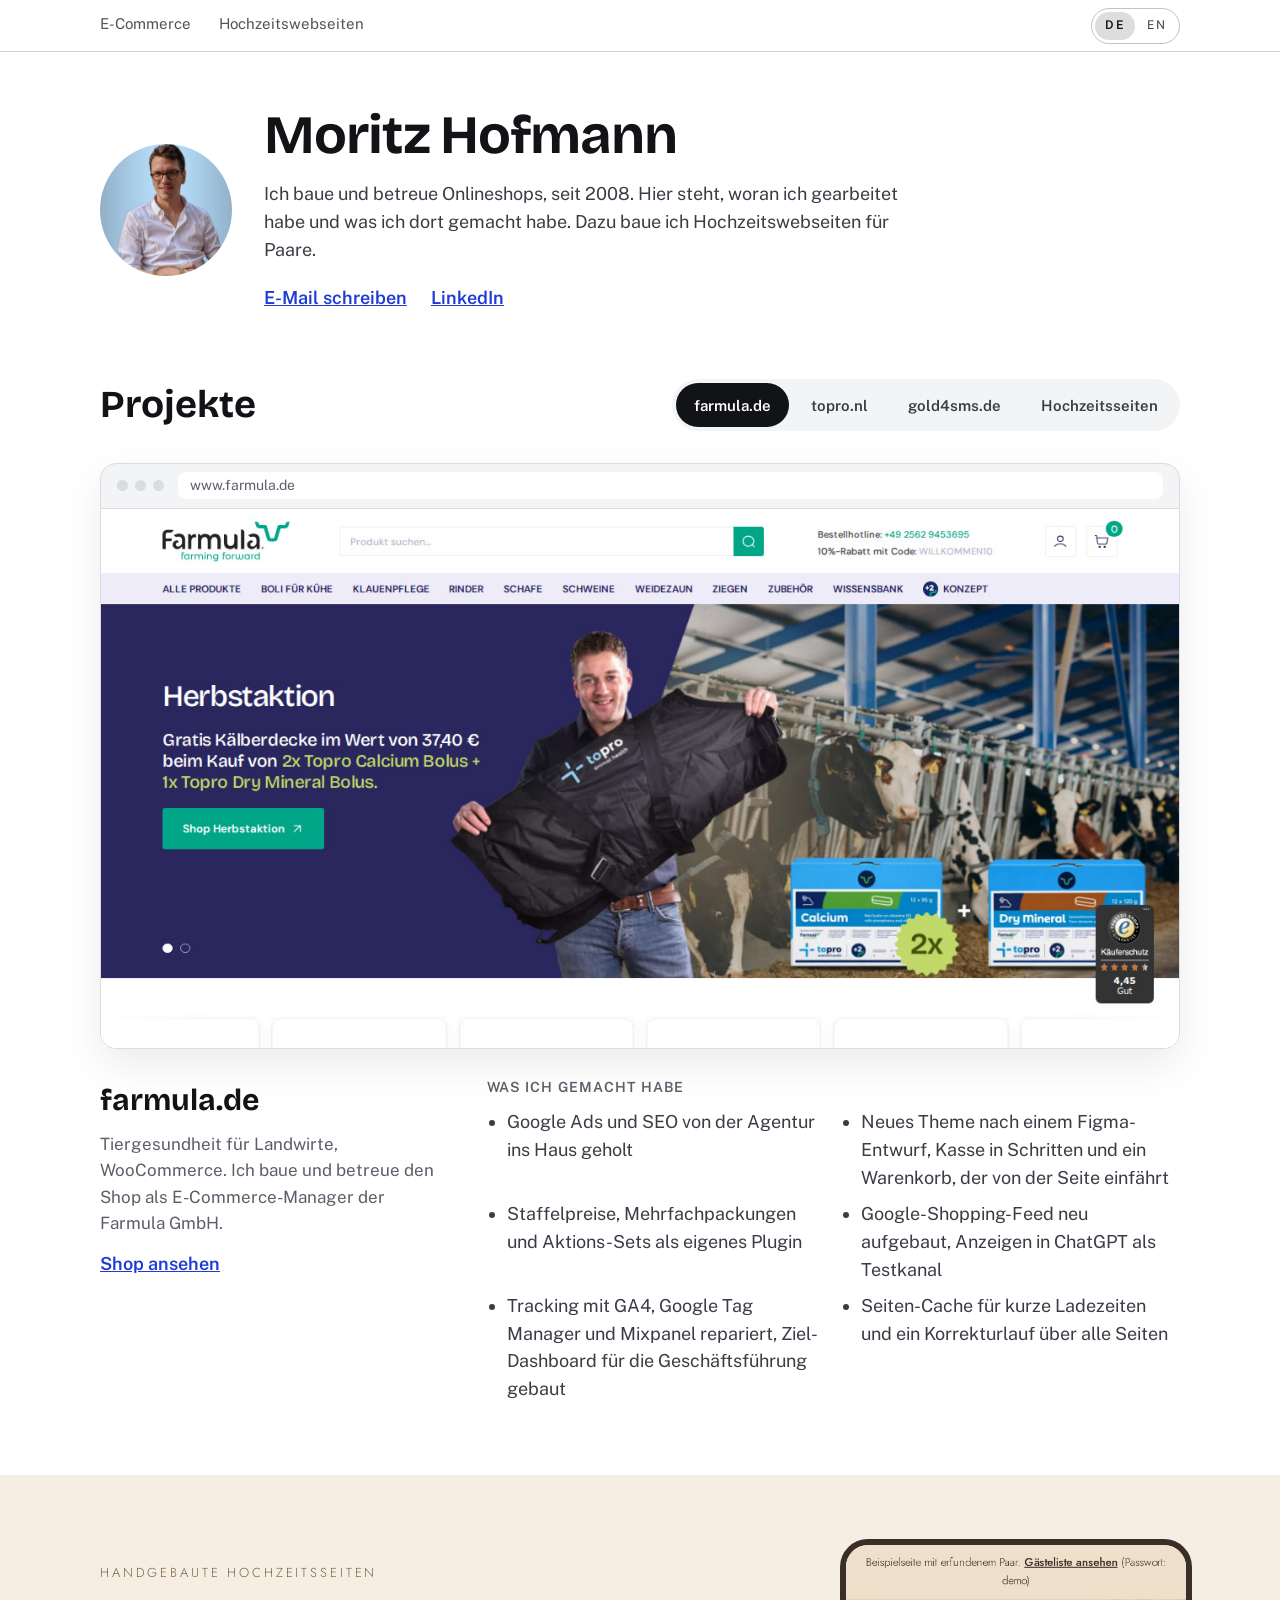
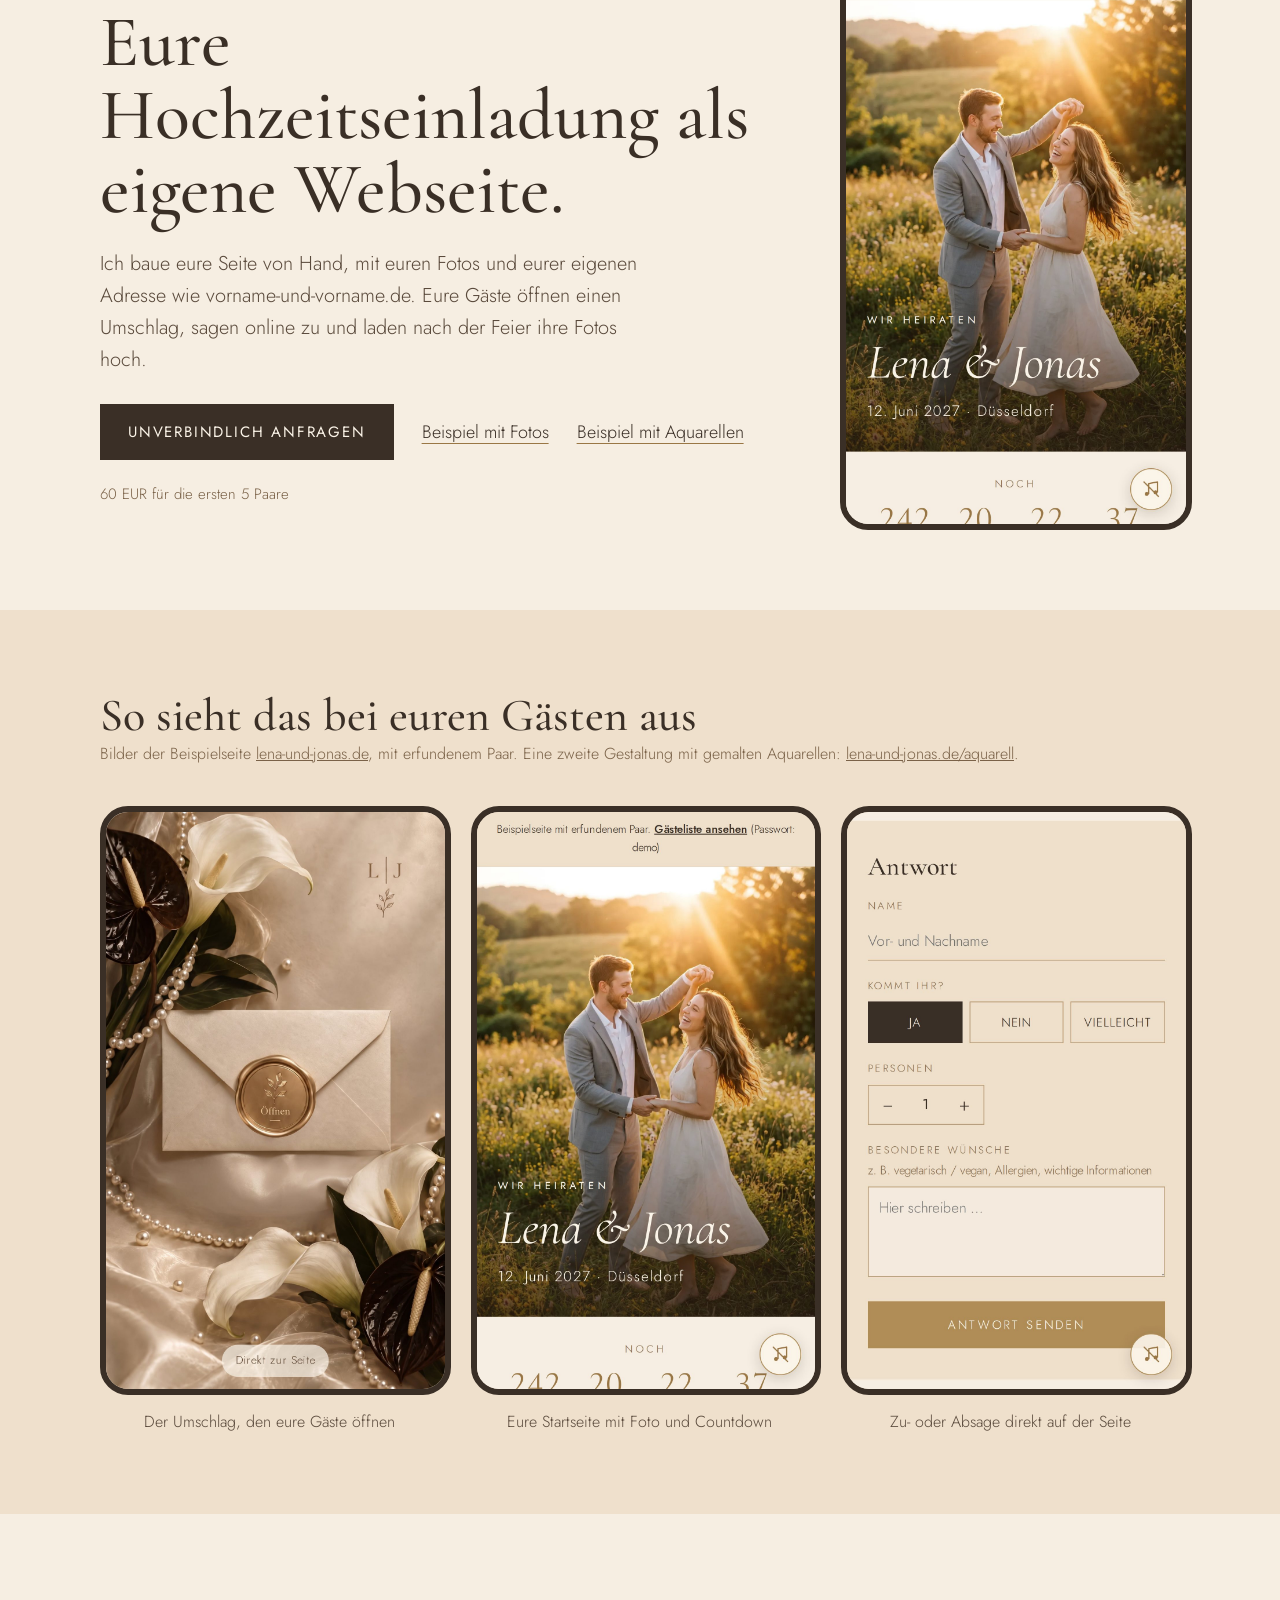
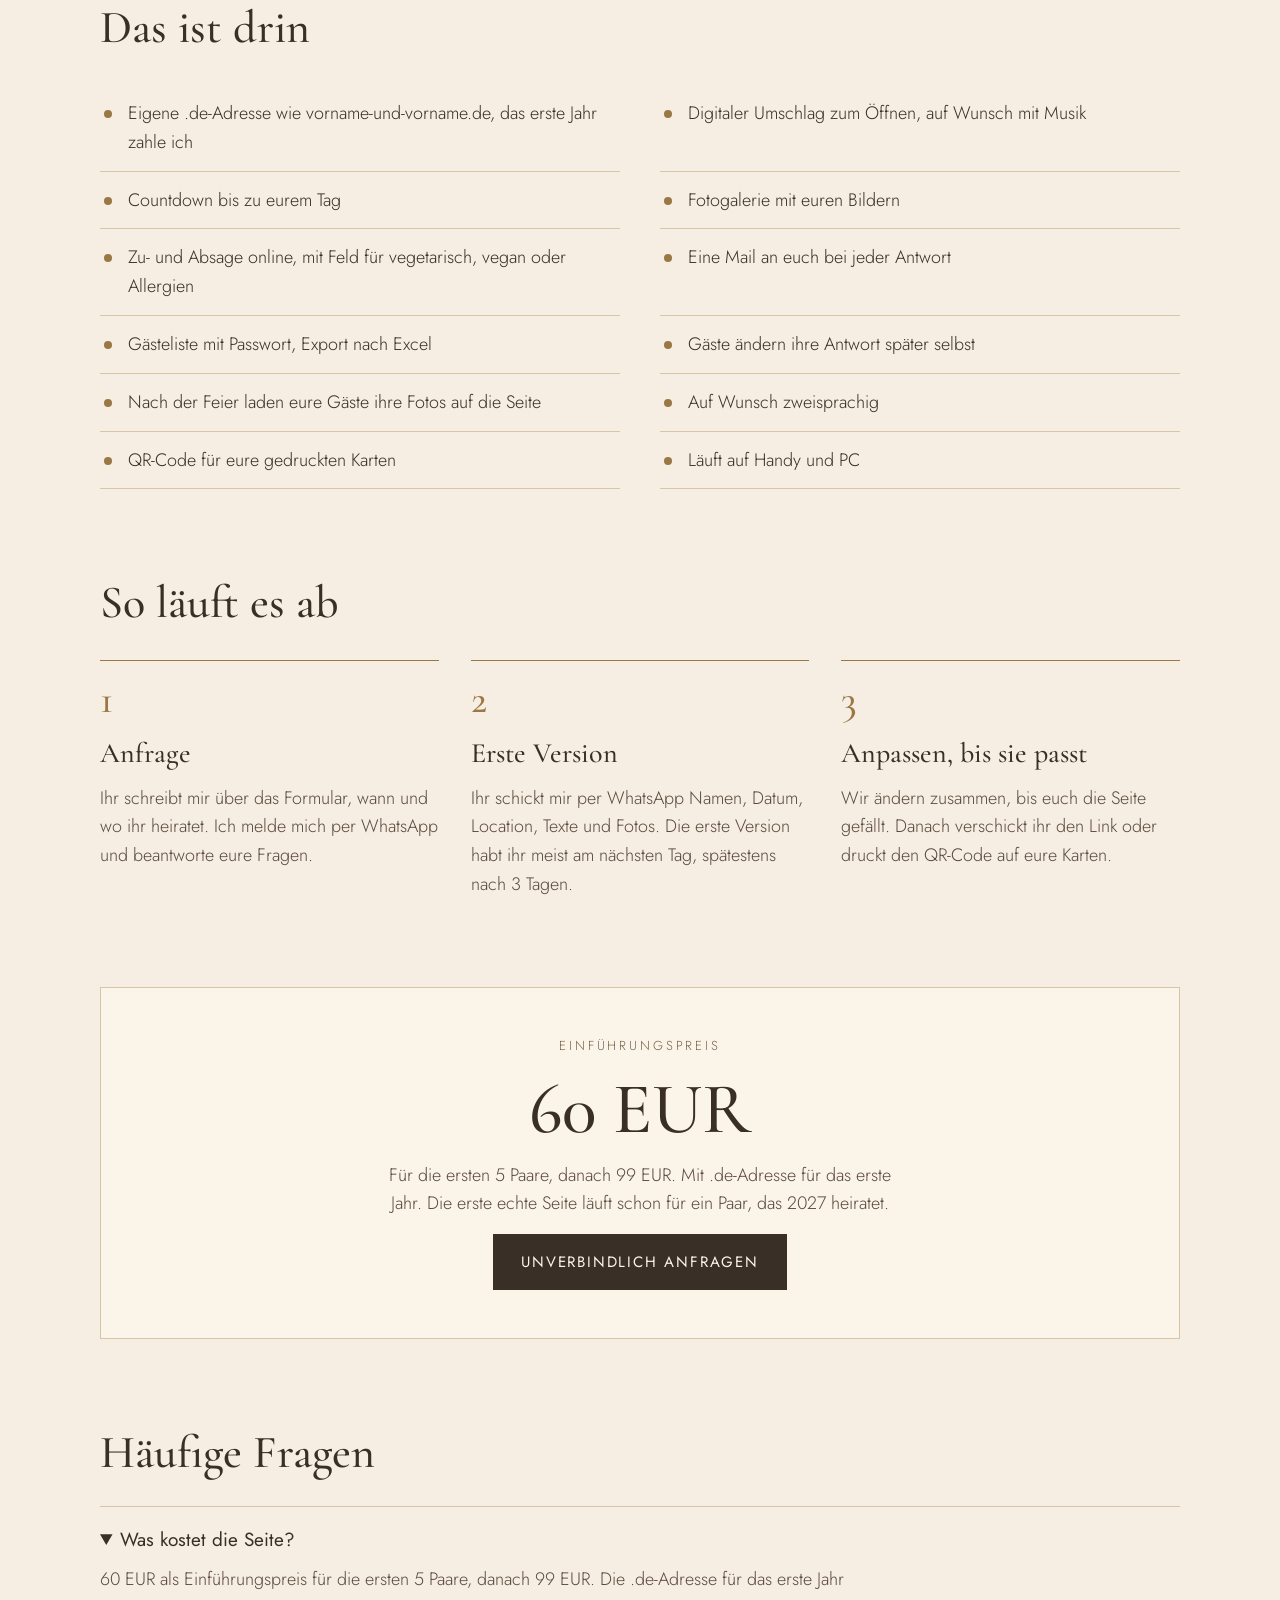
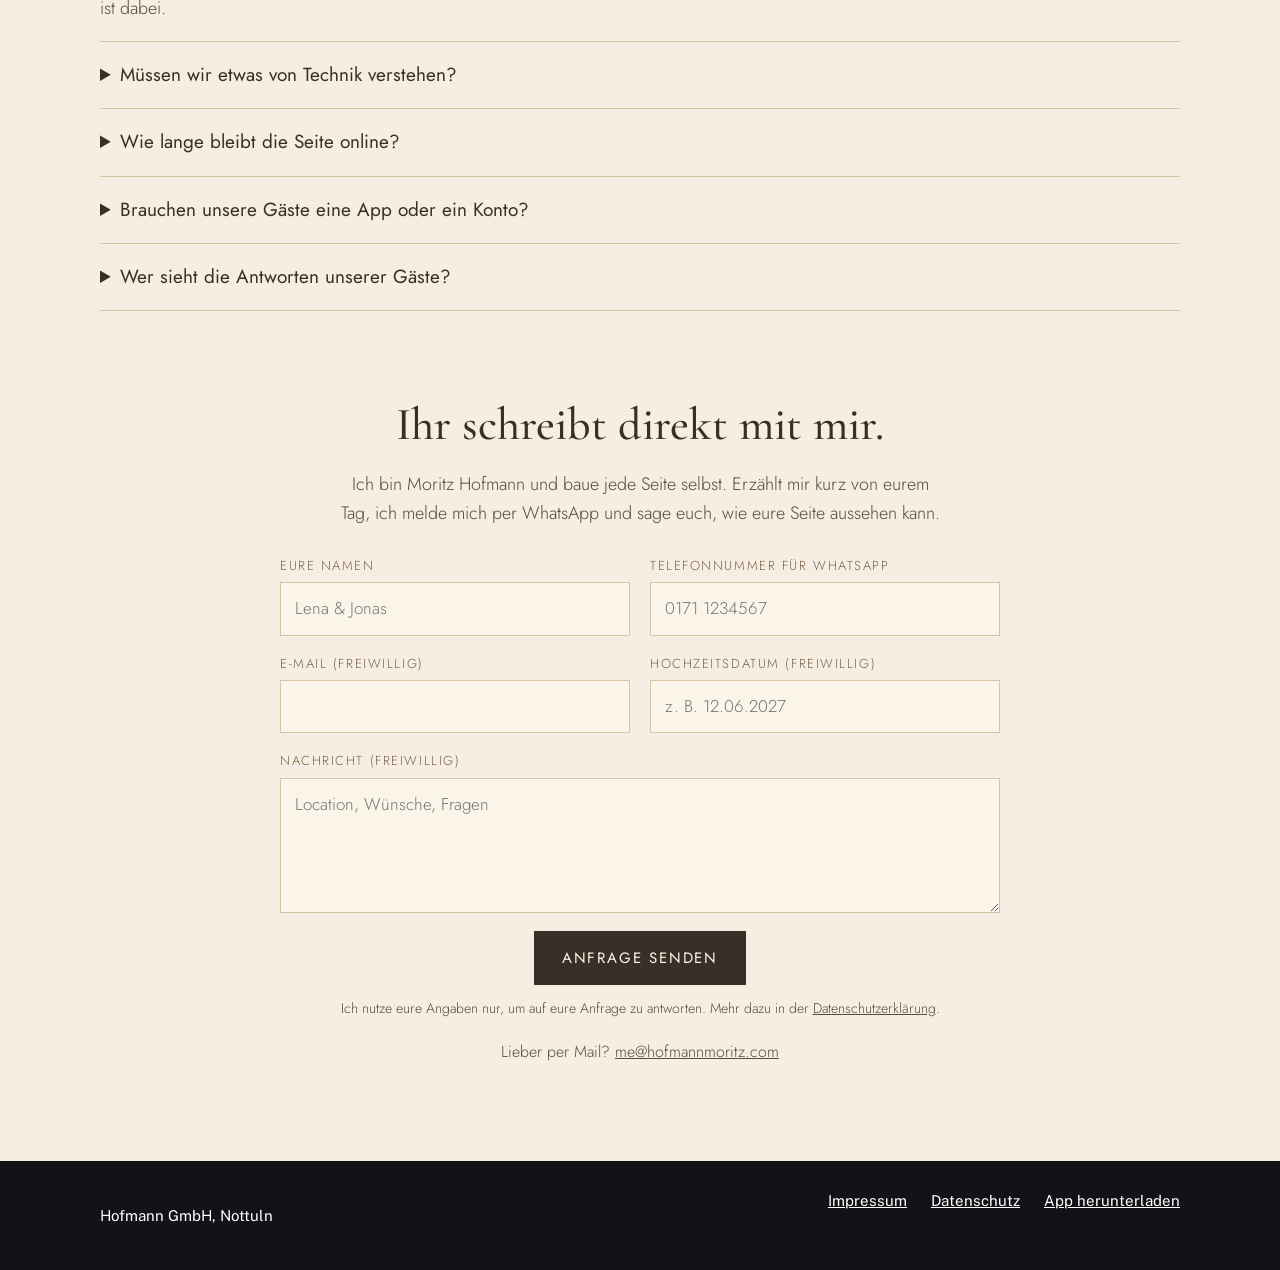
<file: index.html>
<!DOCTYPE html>
<html lang="de">
<head>
<meta charset="UTF-8">
<meta name="viewport" content="width=device-width, initial-scale=1">
<title>Moritz Hofmann: Onlineshops und Hochzeitswebseiten</title>
<meta name="description" content="Moritz Hofmann aus Münster. Onlineshops seit 2008: farmula.de, topro.nl, gold4sms.de. Dazu handgebaute Hochzeitswebseiten.">
<meta property="og:title" content="Moritz Hofmann: Onlineshops und Hochzeitswebseiten">
<meta property="og:description" content="Moritz Hofmann aus Münster. Onlineshops seit 2008: farmula.de, topro.nl, gold4sms.de. Dazu handgebaute Hochzeitswebseiten.">
<meta property="og:type" content="website">
<meta property="og:locale" content="de_DE">
<meta property="og:image" content="https://hofmannmoritz.com/assets/farmula.jpg">
<link rel="alternate" hreflang="de" href="https://hofmannmoritz.com/">
<link rel="alternate" hreflang="en" href="https://hofmannmoritz.com/en/">
<link rel="icon" href="data:,">
<link rel="stylesheet" href="assets/fonts.css?v=03dbfd0d54">
<link rel="stylesheet" href="assets/tabs.css?v=a459a20849">
<link rel="stylesheet" href="assets/hochzeit.css?v=101f005ae6">
<link rel="stylesheet" href="assets/site.css?v=f6503a898d">
<script defer src="assets/site.js?v=6ec9441c06"></script>
</head>
<body>
<nav class="st-tabs pf-nav" aria-label="Bereiche">
<div class="st-zeile">
<ul><li><a href="#projekte">E-Commerce</a></li><li><a href="#hochzeit">Hochzeitswebseiten</a></li></ul>
<div class="st-sprachwahl" role="group" aria-label="Sprache">
<a href="./" hreflang="de" lang="de" aria-current="true">DE</a>
<a href="en/" hreflang="en" lang="en">EN</a>
</div>
</div>
</nav>
<div class="pf-root">
<header class="pf-wrap pf-hero">
<img class="pf-foto" src="assets/moritz.jpg" alt="Moritz Hofmann" width="612" height="612">
<div class="pf-hero-text">
<h1>Moritz Hofmann</h1>
<p class="pf-lead">Ich baue und betreue Onlineshops, seit 2008. Hier steht, woran ich gearbeitet habe und was ich dort gemacht habe. Dazu baue ich Hochzeitswebseiten für Paare.</p>
<p class="pf-kontakt"><a data-mail data-mail-label>E-Mail schreiben</a><a href="https://www.linkedin.com/in/moritzhofmann/" target="_blank" rel="noopener">LinkedIn</a></p>
</div>
</header>
<section class="pf-wrap pf-projekte" id="projekte" aria-labelledby="projekte-titel" data-reiter>
<div class="pf-kopf">
<h2 id="projekte-titel">Projekte</h2>
<div class="pf-reiter" role="tablist" aria-labelledby="projekte-titel"><button type="button" role="tab" id="reiter-0" aria-controls="projekt-0" aria-selected="true">farmula.de</button><button type="button" role="tab" id="reiter-1" aria-controls="projekt-1" aria-selected="false" tabindex="-1">topro.nl</button><button type="button" role="tab" id="reiter-2" aria-controls="projekt-2" aria-selected="false" tabindex="-1">gold4sms.de</button><button type="button" role="tab" id="reiter-3" aria-controls="projekt-3" aria-selected="false" tabindex="-1">Hochzeitsseiten</button></div>
</div>
<div class="pf-projekt" role="tabpanel" id="projekt-0" aria-labelledby="reiter-0">
<div class="pf-browser">
<div class="pf-leiste" aria-hidden="true"><span></span><span></span><span></span></div>
<p class="pf-adresse">www.farmula.de</p>
<img src="assets/farmula.jpg" alt="Startseite von farmula.de mit der Herbstaktion für Kälberdecken" width="1280" height="640">
</div>
<div class="pf-info">
<div class="pf-was">
<h3>farmula.de</h3>
<p class="pf-art">Tiergesundheit für Landwirte, WooCommerce. Ich baue und betreue den Shop als E-Commerce-Manager der Farmula GmbH.</p>
<p class="pf-links"><a href="https://www.farmula.de" target="_blank" rel="noopener">Shop ansehen</a></p>
</div>
<div class="pf-gemacht">
<p class="pf-label">Was ich gemacht habe</p>
<ul><li>Google Ads und SEO von der Agentur ins Haus geholt</li><li>Neues Theme nach einem Figma-Entwurf, Kasse in Schritten und ein Warenkorb, der von der Seite einfährt</li><li>Staffelpreise, Mehrfachpackungen und Aktions-Sets als eigenes Plugin</li><li>Google-Shopping-Feed neu aufgebaut, Anzeigen in ChatGPT als Testkanal</li><li>Tracking mit GA4, Google Tag Manager und Mixpanel repariert, Ziel-Dashboard für die Geschäftsführung gebaut</li><li>Seiten-Cache für kurze Ladezeiten und ein Korrekturlauf über alle Seiten</li></ul>
</div>
</div>
</div>
<div class="pf-projekt" role="tabpanel" id="projekt-1" aria-labelledby="reiter-1">
<div class="pf-browser">
<div class="pf-leiste" aria-hidden="true"><span></span><span></span><span></span></div>
<p class="pf-adresse">www.topro.nl</p>
<img src="assets/topro.jpg" alt="Startseite von topro.nl mit der Herbstaktion" width="1280" height="640" loading="lazy">
</div>
<div class="pf-info">
<div class="pf-was">
<h3>topro.nl</h3>
<p class="pf-art">Der niederländische Shop der Farmula B.V., WooCommerce.</p>
<p class="pf-links"><a href="https://www.topro.nl" target="_blank" rel="noopener">Shop ansehen</a></p>
</div>
<div class="pf-gemacht">
<p class="pf-label">Was ich gemacht habe</p>
<ul><li>Neu gestaltet, live seit Oktober 2026</li><li>Von der Agentur auf einen eigenen Server umgezogen (September 2026)</li><li>Neue Produkte und Unterkategorien, ohne dass sich Produkt-Adressen ändern (die QR-Codes in den Broschüren funktionieren weiter)</li><li>Preise ohne Mehrwertsteuer für Geschäftskunden</li><li>GA4 mit Kauf-Tracking vom Server und Spamschutz im Kontaktformular</li></ul>
</div>
</div>
</div>
<div class="pf-projekt" role="tabpanel" id="projekt-2" aria-labelledby="reiter-2">
<div class="pf-browser">
<div class="pf-leiste" aria-hidden="true"><span></span><span></span><span></span></div>
<p class="pf-adresse">www.gold4sms.de <span class="pf-adresse-zusatz">· Mai 2016, Design von 2011</span></p>
<img src="assets/gold4sms-2016.jpg" alt="Startseite von gold4sms.de im Mai 2016" width="1280" height="800" loading="lazy">
</div>
<div class="pf-info">
<div class="pf-was">
<h3>gold4sms.de</h3>
<p class="pf-art">Mein eigener Shop für Gamecards und Gutscheincodes, 2008 bis 2018.</p>

</div>
<div class="pf-gemacht">
<p class="pf-label">Was ich gemacht habe</p>
<ul><li>Von 30.000 € auf 1,2 Mio. € Jahresumsatz, bei rund 20 % Marge</li><li>Rund 80.000 Kunden</li><li>Team von 4 Leuten aufgebaut (Technik, Support, Einkauf)</li><li>Mobile Payment als Zahlungsweg aufgebaut, weniger Kaufabbrüche</li><li>2018 verkauft</li></ul>
</div>
</div>
</div>
<div class="pf-projekt" role="tabpanel" id="projekt-3" aria-labelledby="reiter-3">
<div class="pf-browser">
<div class="pf-leiste" aria-hidden="true"><span></span><span></span><span></span></div>
<p class="pf-adresse">lena-und-jonas.de <span class="pf-adresse-zusatz">· Beispielseite mit erfundenem Paar</span></p>
<img src="assets/hochzeitsseite.jpg" alt="Der Umschlag der Beispielseite lena-und-jonas.de mit Wachssiegel, Calla und Perlen" width="1280" height="640" loading="lazy">
</div>
<div class="pf-info">
<div class="pf-was">
<h3>Hochzeitswebseiten</h3>
<p class="pf-art">Einladungsseiten für Paare, von Hand gebaut, mit eigener .de-Adresse.</p>
<p class="pf-links"><a href="https://lena-und-jonas.de" target="_blank" rel="noopener">Beispiel ansehen</a><a href="#hochzeit">Angebot weiter unten</a></p>
</div>
<div class="pf-gemacht">
<p class="pf-label">Was ich gemacht habe</p>
<ul><li>Digitaler Umschlag, Zu- und Absage online, Gästeliste mit Export</li><li>Nach der Feier laden die Gäste ihre Fotos hoch</li><li>Zwei Gestaltungen: mit Fotos oder mit gemalten Aquarellen</li><li>Die ersten Seiten laufen für echte Paare</li></ul>
</div>
</div>
</div>
</section>
</div>
<div class="hz-root" id="hochzeit" lang="de" style="--hz-ground:#f6eee2;--hz-paper:#fbf4e8;--hz-band:#efe0cc;--hz-line:#d9c4a5;--hz-ink:#3a2f26;--hz-body:#5a4a3c;--hz-muted:#7a6248;--hz-gold:#9a7745;--hz-on-ink:#fbf4e8;min-height:0">
<main>
<section class="hz-wrap hz-hero">
<div class="hz-hero-text">
<p class="hz-oben">Handgebaute Hochzeitsseiten</p>
<h1>Eure Hochzeitseinladung als eigene Webseite.</h1>
<p class="hz-lead">Ich baue eure Seite von Hand, mit euren Fotos und eurer eigenen Adresse wie vorname-und-vorname.de. Eure Gäste öffnen einen Umschlag, sagen online zu und laden nach der Feier ihre Fotos hoch.</p>
<div class="hz-cta">
<a class="hz-btn" href="#anfrage">Unverbindlich anfragen</a>
<a class="hz-link" href="https://lena-und-jonas.de" target="_blank" rel="noreferrer">Beispiel mit Fotos</a>
<a class="hz-link" href="https://lena-und-jonas.de/aquarell" target="_blank" rel="noreferrer">Beispiel mit Aquarellen</a>
</div>
<p class="hz-preis-kurz">60 EUR für die ersten 5 Paare</p>
</div>
<div class="hz-hero-bild">
<img alt="Die Startseite der Beispielseite: Foto des Paares, Namen und Datum" width="1170" height="1992" src="assets/hochzeit/start.jpg">
</div>
</section>
<section class="hz-band">
<div class="hz-wrap">
<h2>So sieht das bei euren Gästen aus</h2>
<p class="hz-unter">Bilder der Beispielseite <a href="https://lena-und-jonas.de" target="_blank" rel="noreferrer">lena-und-jonas.de</a>, mit erfundenem Paar. Eine zweite Gestaltung mit gemalten Aquarellen: <a href="https://lena-und-jonas.de/aquarell" target="_blank" rel="noreferrer">lena-und-jonas.de/aquarell</a>.</p>
<div class="hz-handys">
<figure>
<img alt="Ein Briefumschlag mit Wachssiegel und dem Wort Öffnen, auf einem Handy" loading="lazy" width="1170" height="1992" src="assets/hochzeit/umschlag.jpg">
<figcaption>Der Umschlag, den eure Gäste öffnen</figcaption>
</figure>
<figure>
<img alt="Die Startseite der Beispielseite: Foto des Paares, Namen und Datum" loading="lazy" width="1170" height="1992" src="assets/hochzeit/start.jpg">
<figcaption>Eure Startseite mit Foto und Countdown</figcaption>
</figure>
<figure>
<img alt="Das Antwortformular mit Name, Ja, Nein, Vielleicht und einem Feld für Wünsche" loading="lazy" width="1170" height="1992" src="assets/hochzeit/antwort.jpg">
<figcaption>Zu- oder Absage direkt auf der Seite</figcaption>
</figure>
</div>
</div>
</section>
<section class="hz-wrap hz-abschnitt">
<h2>Das ist drin</h2>
<ul class="hz-liste">
<li>Eigene .de-Adresse wie vorname-und-vorname.de, das erste Jahr zahle ich</li>
<li>Digitaler Umschlag zum Öffnen, auf Wunsch mit Musik</li>
<li>Countdown bis zu eurem Tag</li>
<li>Fotogalerie mit euren Bildern</li>
<li>Zu- und Absage online, mit Feld für vegetarisch, vegan oder Allergien</li>
<li>Eine Mail an euch bei jeder Antwort</li>
<li>Gästeliste mit Passwort, Export nach Excel</li>
<li>Gäste ändern ihre Antwort später selbst</li>
<li>Nach der Feier laden eure Gäste ihre Fotos auf die Seite</li>
<li>Auf Wunsch zweisprachig</li>
<li>QR-Code für eure gedruckten Karten</li>
<li>Läuft auf Handy und PC</li>
</ul>
</section>
<section class="hz-wrap hz-abschnitt">
<h2>So läuft es ab</h2>
<ol class="hz-schritte">
<li>
<span class="hz-nr">1</span>
<h3>Anfrage</h3>
<p>Ihr schreibt mir über das Formular, wann und wo ihr heiratet. Ich melde mich per WhatsApp und beantworte eure Fragen.</p>
</li>
<li>
<span class="hz-nr">2</span>
<h3>Erste Version</h3>
<p>Ihr schickt mir per WhatsApp Namen, Datum, Location, Texte und Fotos. Die erste Version habt ihr meist am nächsten Tag, spätestens nach 3 Tagen.</p>
</li>
<li>
<span class="hz-nr">3</span>
<h3>Anpassen, bis sie passt</h3>
<p>Wir ändern zusammen, bis euch die Seite gefällt. Danach verschickt ihr den Link oder druckt den QR-Code auf eure Karten.</p>
</li>
</ol>
</section>
<section class="hz-wrap hz-abschnitt">
<div class="hz-preis">
<p class="hz-oben">Einführungspreis</p>
<p class="hz-betrag">60 EUR</p>
<p>Für die ersten 5 Paare, danach 99 EUR. Mit .de-Adresse für das erste Jahr. Die erste echte Seite läuft schon für ein Paar, das 2027 heiratet.</p>
<a class="hz-btn" href="#anfrage">Unverbindlich anfragen</a>
</div>
</section>
<section class="hz-wrap hz-abschnitt">
<h2>Häufige Fragen</h2>
<div class="hz-faq">
<details open="">
<summary>Was kostet die Seite?</summary>
<p>60 EUR als Einführungspreis für die ersten 5 Paare, danach 99 EUR. Die .de-Adresse für das erste Jahr ist dabei.</p>
</details>
<details>
<summary>Müssen wir etwas von Technik verstehen?</summary>
<p>Nein. Ihr schickt mir Texte und Fotos, den Rest mache ich. Änderungen schreibt ihr mir einfach per WhatsApp.</p>
</details>
<details>
<summary>Wie lange bleibt die Seite online?</summary>
<p>Bis 3 Monate nach der Hochzeit. So haben eure Gäste nach der Feier noch Zeit, ihre Fotos hochzuladen.</p>
</details>
<details>
<summary>Brauchen unsere Gäste eine App oder ein Konto?</summary>
<p>Nein. Sie öffnen den Link oder scannen den QR-Code und antworten direkt auf der Seite.</p>
</details>
<details>
<summary>Wer sieht die Antworten unserer Gäste?</summary>
<p>Die Gästeliste ist mit einem Passwort geschützt. Eure Gäste sehen nur ihre eigene Antwort.</p>
</details>
</div>
</section>
<section class="hz-wrap hz-abschnitt hz-ich" id="anfrage">
<h2>Ihr schreibt direkt mit mir.</h2>
<p>Ich bin Moritz Hofmann und baue jede Seite selbst. Erzählt mir kurz von eurem Tag, ich melde mich per WhatsApp und sage euch, wie eure Seite aussehen kann.</p>
<form class="hz-form" data-anfrage="hochzeit">
<label>
<span>Eure Namen</span>
<input required="" autocomplete="name" placeholder="Lena &amp; Jonas" maxlength="100" name="name">
</label>
<label>
<span>Telefonnummer für WhatsApp</span>
<input type="tel" required="" autocomplete="tel" placeholder="0171 1234567" maxlength="40" name="telefon">
</label>
<label>
<span>E-Mail (freiwillig)</span>
<input type="email" autocomplete="email" maxlength="200" name="email">
</label>
<label>
<span>Hochzeitsdatum (freiwillig)</span>
<input placeholder="z. B. 12.06.2027" maxlength="200" name="zusatz">
</label>
<label class="hz-form-breit">
<span>Nachricht (freiwillig)</span>
<textarea name="nachricht" rows="4" maxlength="3000" placeholder="Location, Wünsche, Fragen">
</textarea>
</label>
<label class="hz-form-falle" aria-hidden="true">Website<input tabindex="-1" autocomplete="off" name="website">
</label>
<div class="hz-form-breit hz-form-ende">
<button class="hz-btn" type="submit">Anfrage senden</button>
<p class="hz-form-hinweis">Ich nutze eure Angaben nur, um auf eure Anfrage zu antworten. Mehr dazu in der <a href="datenschutz.html">Datenschutzerklärung</a>.</p>
</div>
</form>
<p class="hz-mail">Lieber per Mail? <a data-mail="">E-Mail</a>
</p>
</section>
</main>
</div>
<footer class="pf-footer">
<div class="pf-wrap">
<p>Hofmann GmbH, Nottuln</p>
<nav>
<a href="impressum.html">Impressum</a>
<a href="datenschutz.html">Datenschutz</a>
<a href="https://fastpal.com/download">App herunterladen</a>
</nav>
</div>
</footer>
</body>
</html>
</file>
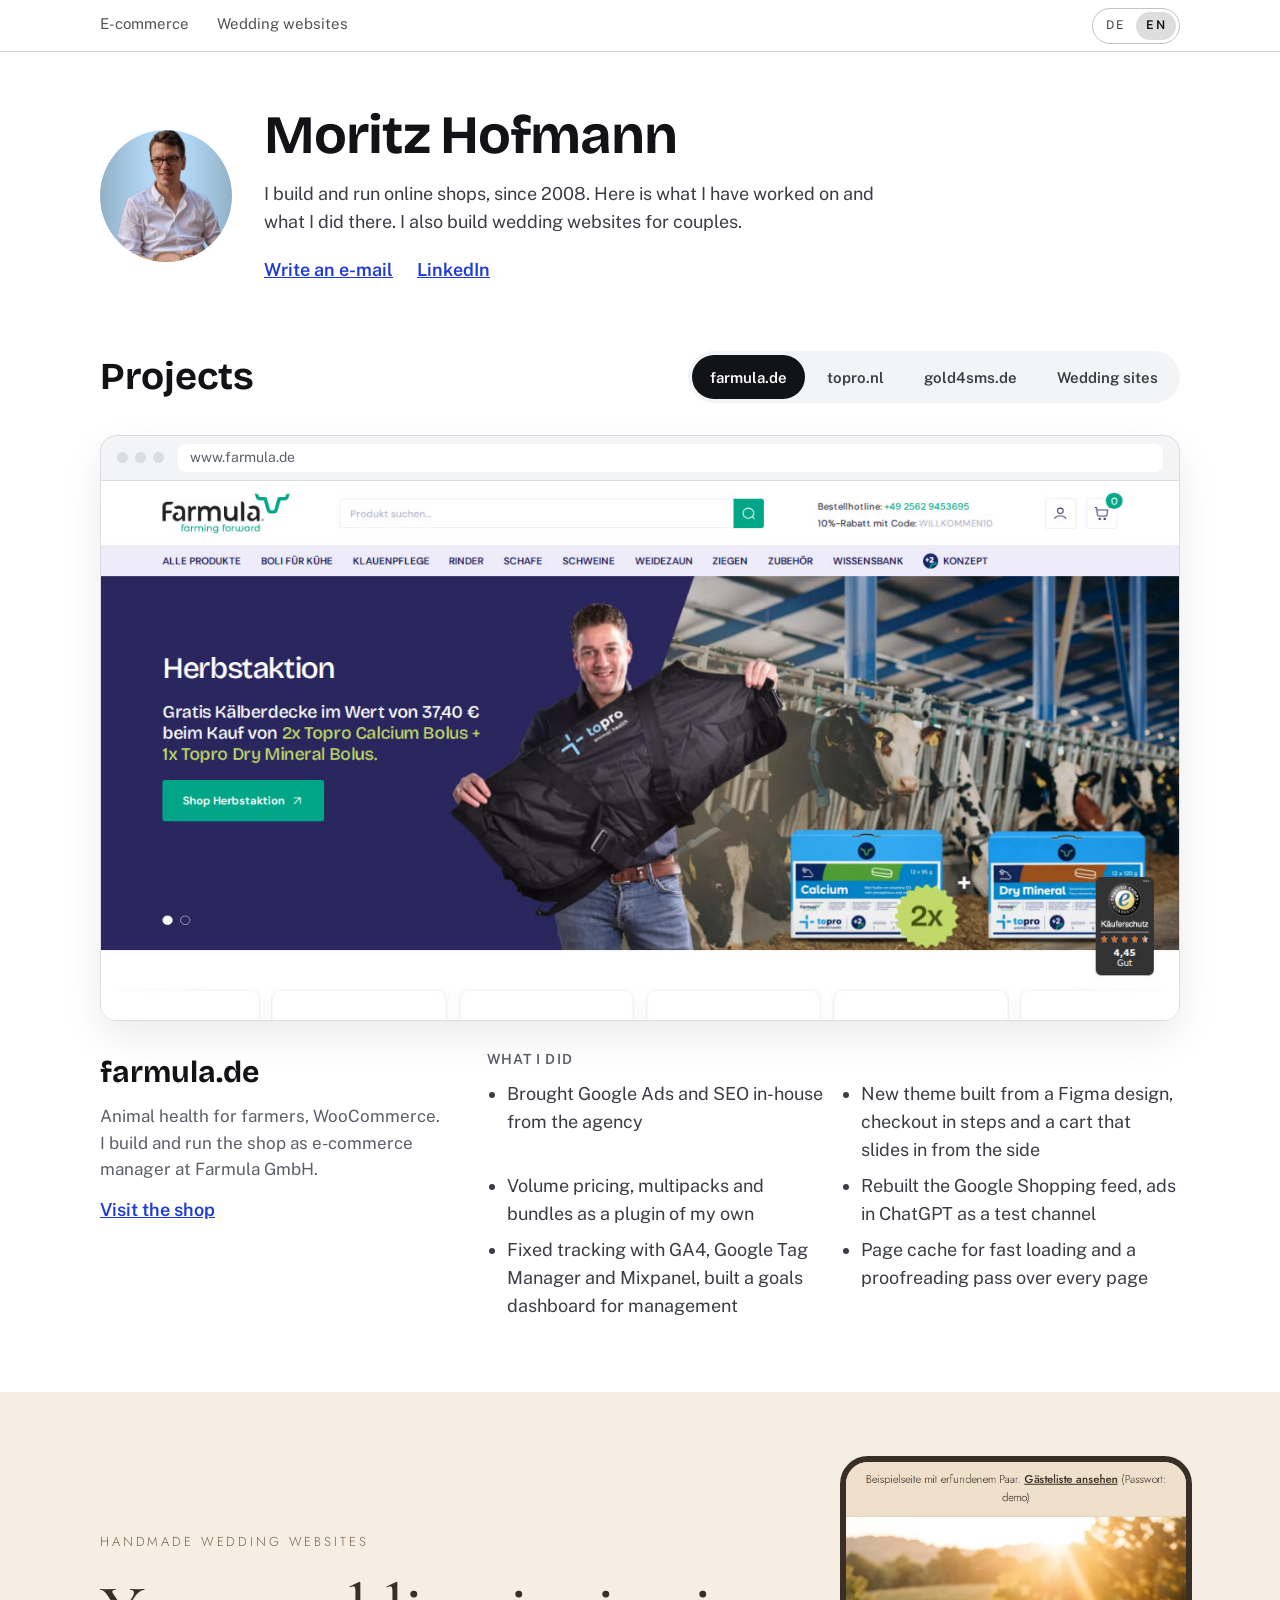
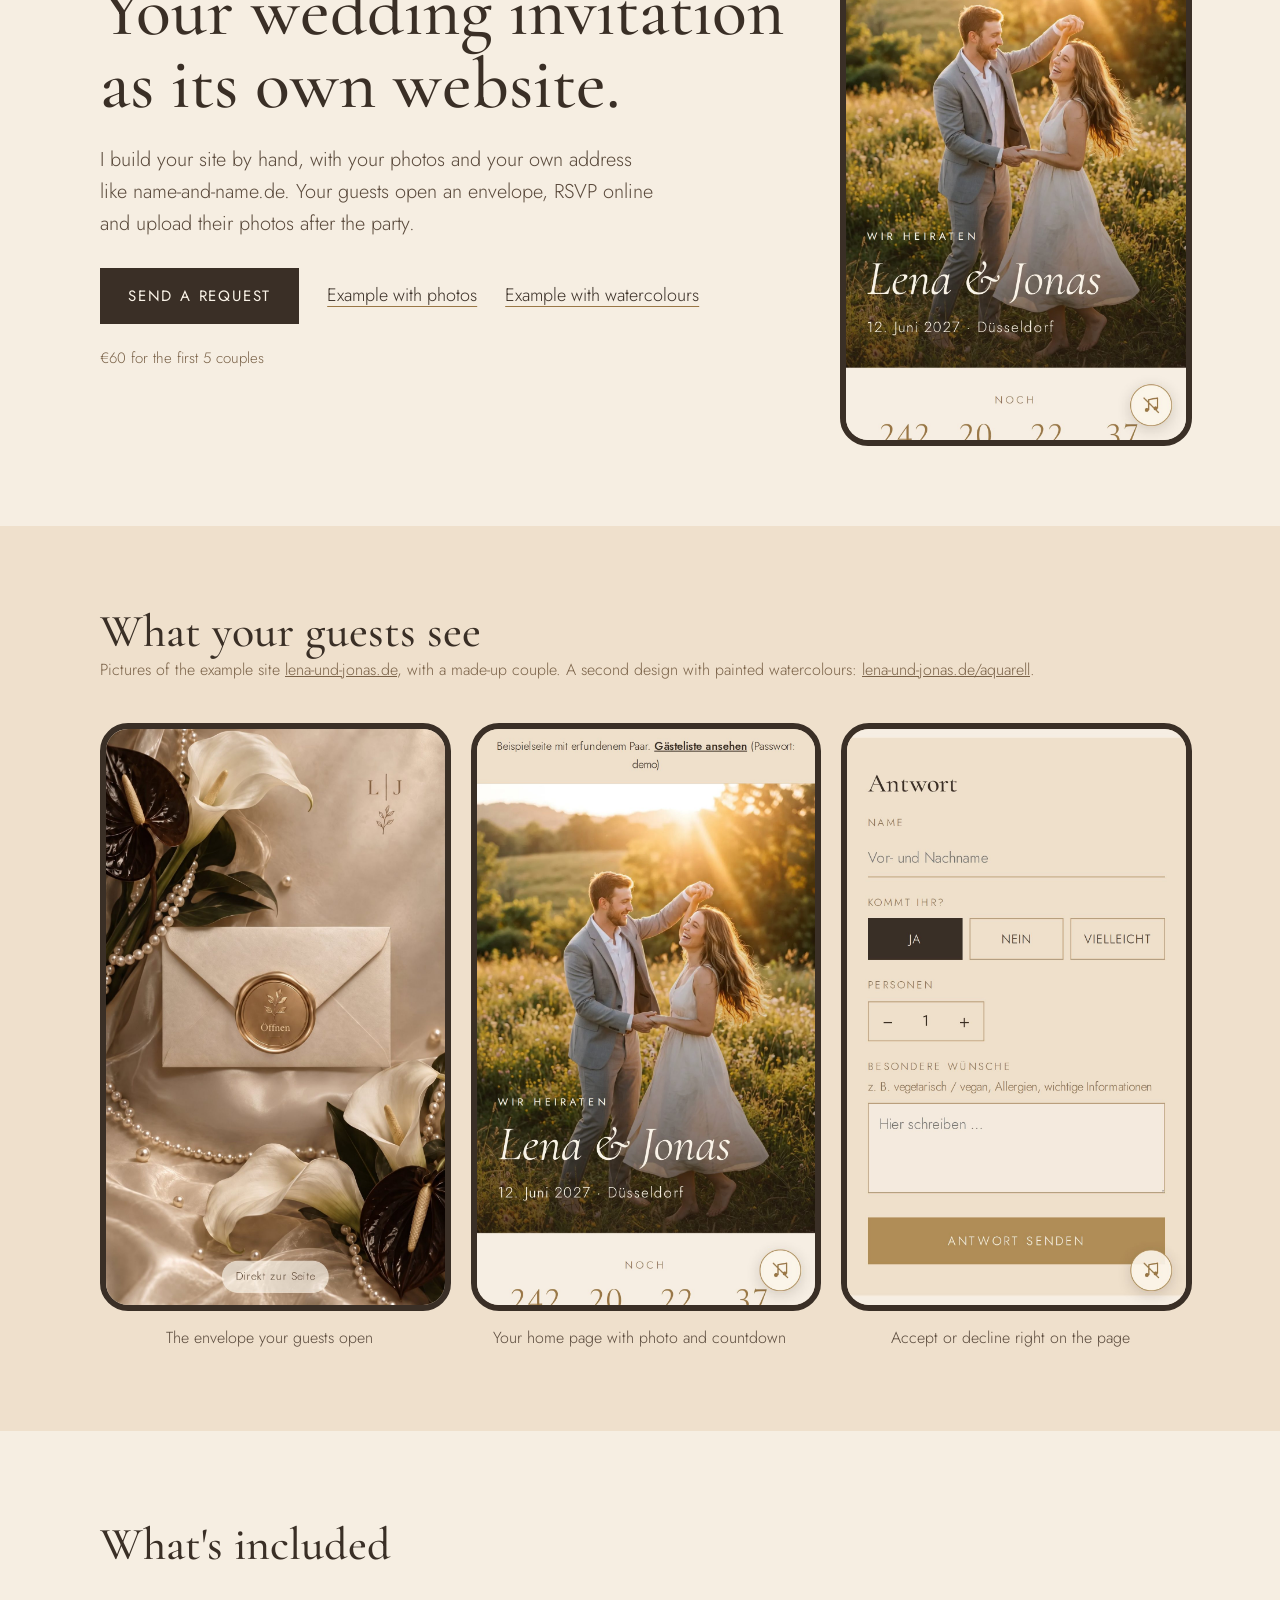
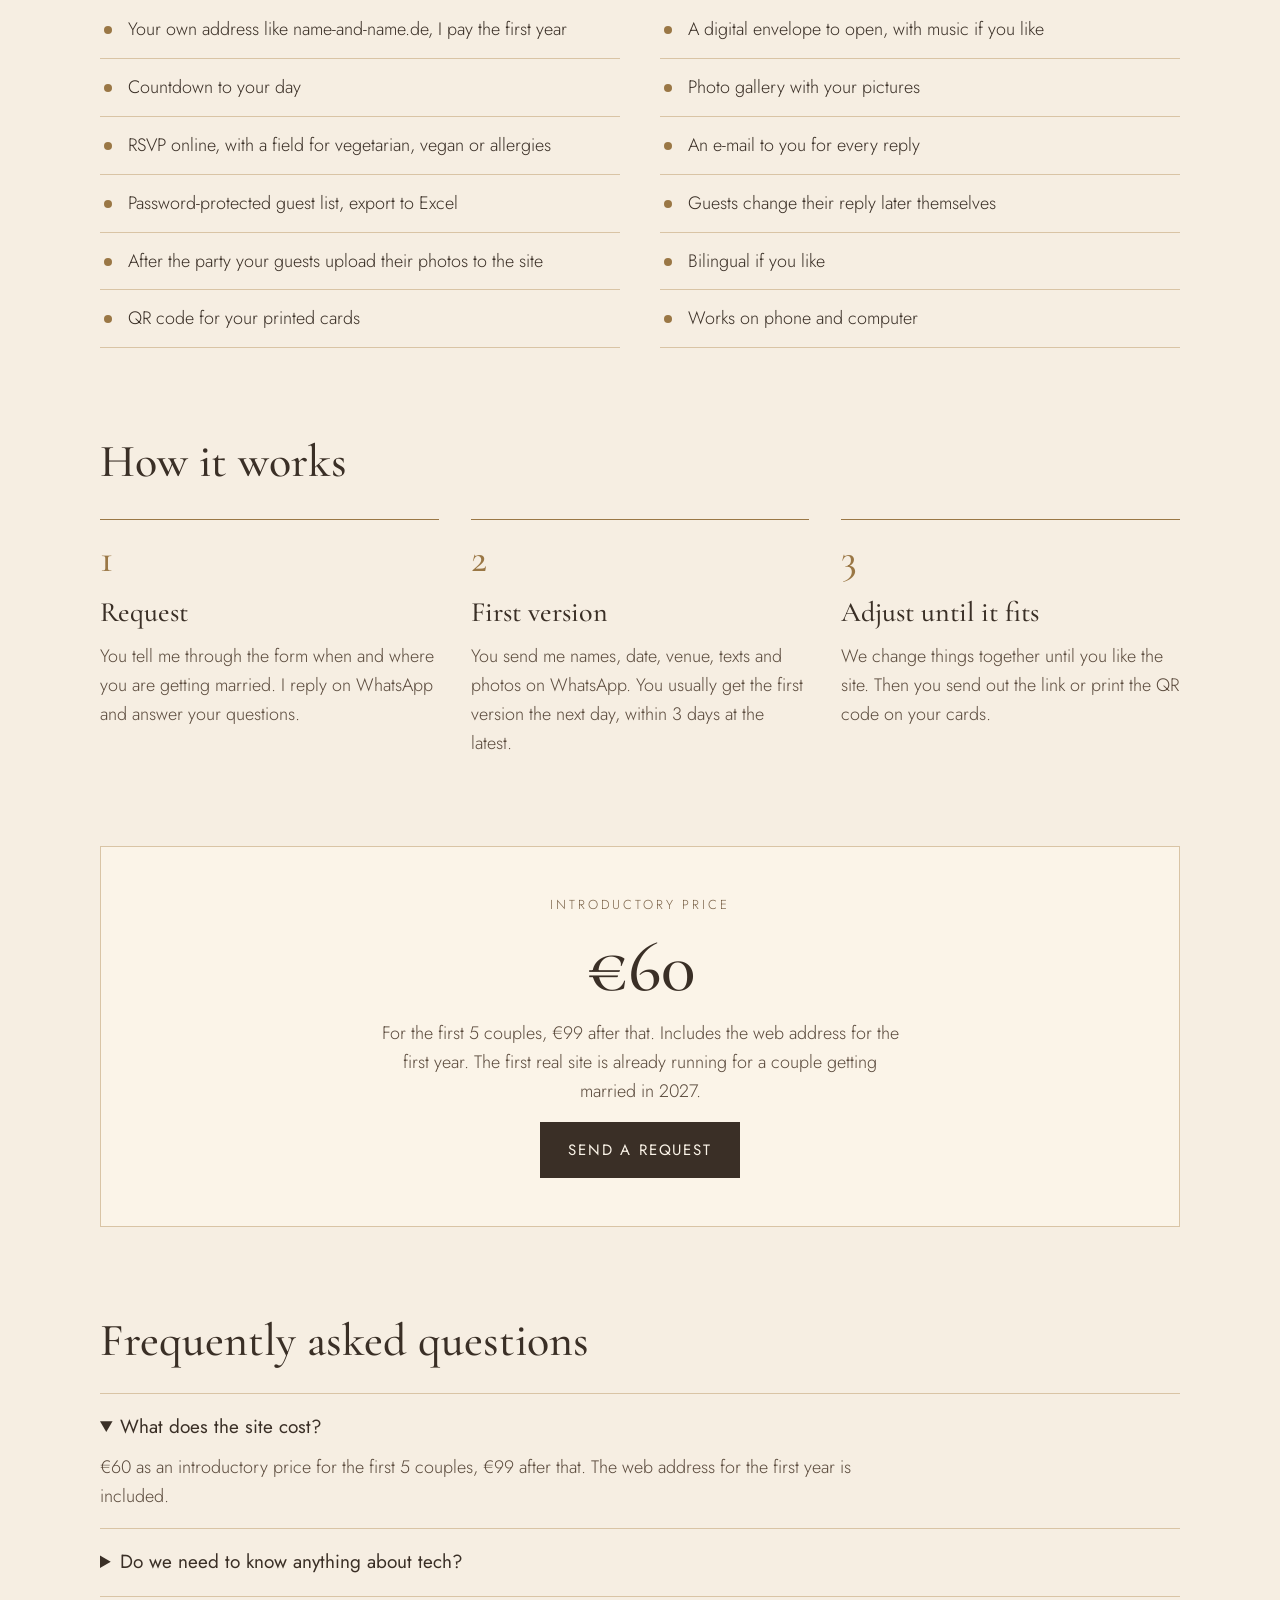
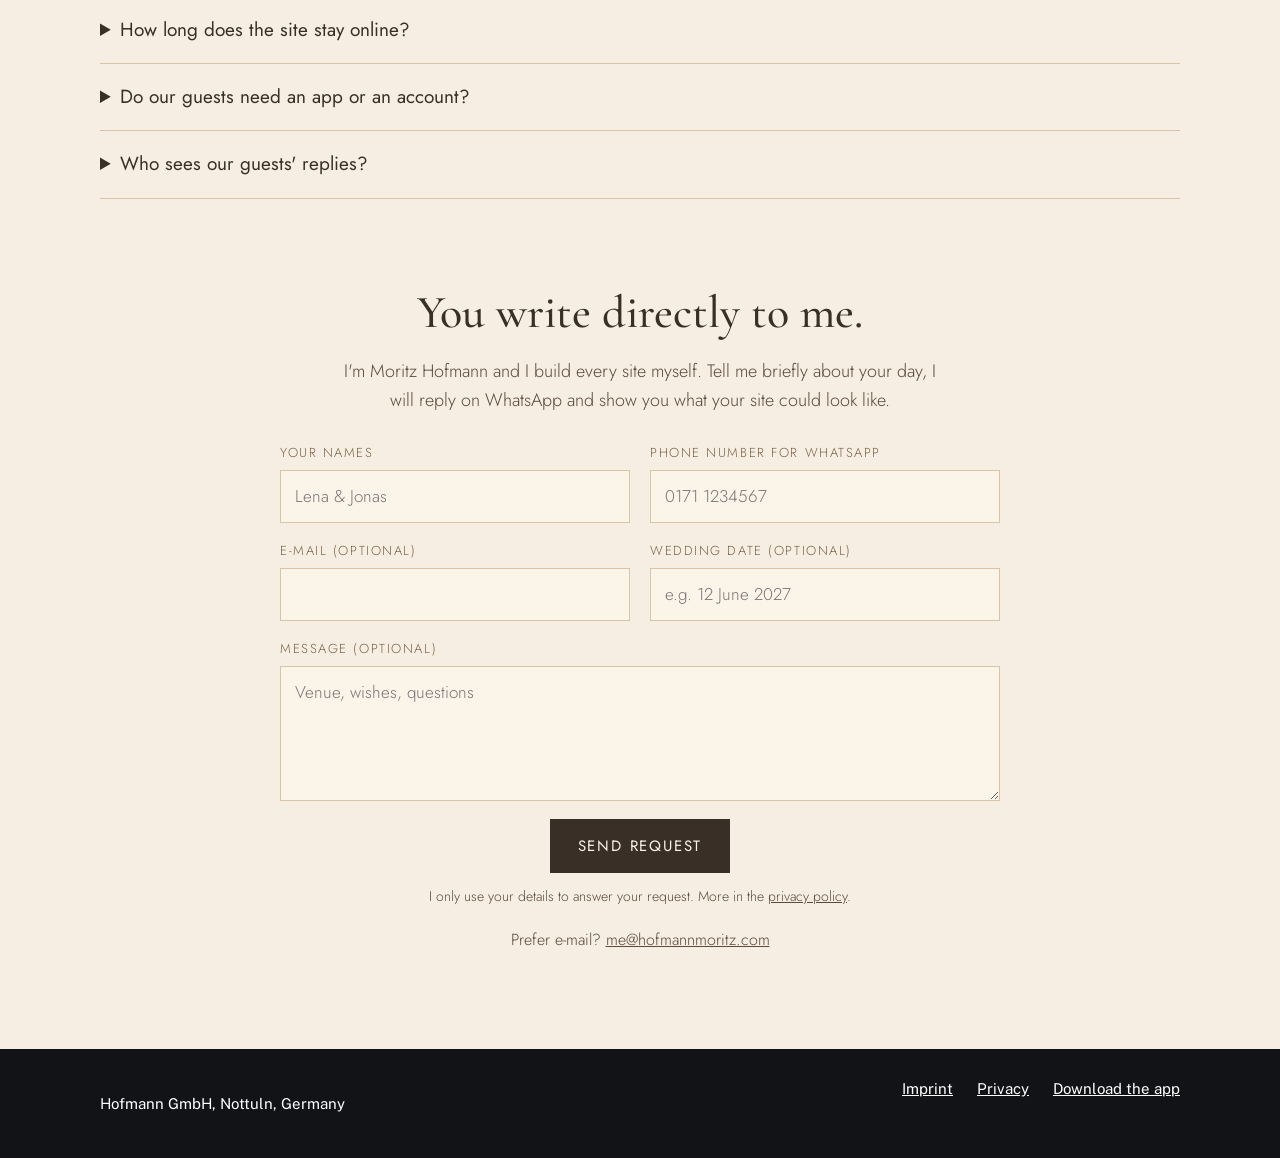
<file: en/index.html>
<!DOCTYPE html>
<html lang="en">
<head>
<meta charset="UTF-8">
<meta name="viewport" content="width=device-width, initial-scale=1">
<title>Moritz Hofmann: online shops and wedding websites</title>
<meta name="description" content="Moritz Hofmann from Münster, Germany. Online shops since 2008: farmula.de, topro.nl, gold4sms.de. Plus hand-built wedding websites.">
<meta property="og:title" content="Moritz Hofmann: online shops and wedding websites">
<meta property="og:description" content="Moritz Hofmann from Münster, Germany. Online shops since 2008: farmula.de, topro.nl, gold4sms.de. Plus hand-built wedding websites.">
<meta property="og:type" content="website">
<meta property="og:locale" content="en_US">
<meta property="og:image" content="https://hofmannmoritz.com/assets/farmula.jpg">
<link rel="alternate" hreflang="de" href="https://hofmannmoritz.com/">
<link rel="alternate" hreflang="en" href="https://hofmannmoritz.com/en/">
<link rel="icon" href="data:,">
<link rel="stylesheet" href="../assets/fonts.css?v=03dbfd0d54">
<link rel="stylesheet" href="../assets/tabs.css?v=a459a20849">
<link rel="stylesheet" href="../assets/hochzeit.css?v=101f005ae6">
<link rel="stylesheet" href="../assets/site.css?v=f6503a898d">
<script defer src="../assets/site.js?v=6ec9441c06"></script>
</head>
<body>
<nav class="st-tabs pf-nav" aria-label="Sections">
<div class="st-zeile">
<ul><li><a href="#projekte">E-commerce</a></li><li><a href="#hochzeit">Wedding websites</a></li></ul>
<div class="st-sprachwahl" role="group" aria-label="Language">
<a href="../" hreflang="de" lang="de">DE</a>
<a href="./" hreflang="en" lang="en" aria-current="true">EN</a>
</div>
</div>
</nav>
<div class="pf-root">
<header class="pf-wrap pf-hero">
<img class="pf-foto" src="../assets/moritz.jpg" alt="Moritz Hofmann" width="612" height="612">
<div class="pf-hero-text">
<h1>Moritz Hofmann</h1>
<p class="pf-lead">I build and run online shops, since 2008. Here is what I have worked on and what I did there. I also build wedding websites for couples.</p>
<p class="pf-kontakt"><a data-mail data-mail-label>Write an e-mail</a><a href="https://www.linkedin.com/in/moritzhofmann/" target="_blank" rel="noopener">LinkedIn</a></p>
</div>
</header>
<section class="pf-wrap pf-projekte" id="projekte" aria-labelledby="projekte-titel" data-reiter>
<div class="pf-kopf">
<h2 id="projekte-titel">Projects</h2>
<div class="pf-reiter" role="tablist" aria-labelledby="projekte-titel"><button type="button" role="tab" id="reiter-0" aria-controls="projekt-0" aria-selected="true">farmula.de</button><button type="button" role="tab" id="reiter-1" aria-controls="projekt-1" aria-selected="false" tabindex="-1">topro.nl</button><button type="button" role="tab" id="reiter-2" aria-controls="projekt-2" aria-selected="false" tabindex="-1">gold4sms.de</button><button type="button" role="tab" id="reiter-3" aria-controls="projekt-3" aria-selected="false" tabindex="-1">Wedding sites</button></div>
</div>
<div class="pf-projekt" role="tabpanel" id="projekt-0" aria-labelledby="reiter-0">
<div class="pf-browser">
<div class="pf-leiste" aria-hidden="true"><span></span><span></span><span></span></div>
<p class="pf-adresse">www.farmula.de</p>
<img src="../assets/farmula.jpg" alt="Home page of farmula.de with the autumn offer for calf blankets" width="1280" height="640">
</div>
<div class="pf-info">
<div class="pf-was">
<h3>farmula.de</h3>
<p class="pf-art">Animal health for farmers, WooCommerce. I build and run the shop as e-commerce manager at Farmula GmbH.</p>
<p class="pf-links"><a href="https://www.farmula.de" target="_blank" rel="noopener">Visit the shop</a></p>
</div>
<div class="pf-gemacht">
<p class="pf-label">What I did</p>
<ul><li>Brought Google Ads and SEO in-house from the agency</li><li>New theme built from a Figma design, checkout in steps and a cart that slides in from the side</li><li>Volume pricing, multipacks and bundles as a plugin of my own</li><li>Rebuilt the Google Shopping feed, ads in ChatGPT as a test channel</li><li>Fixed tracking with GA4, Google Tag Manager and Mixpanel, built a goals dashboard for management</li><li>Page cache for fast loading and a proofreading pass over every page</li></ul>
</div>
</div>
</div>
<div class="pf-projekt" role="tabpanel" id="projekt-1" aria-labelledby="reiter-1">
<div class="pf-browser">
<div class="pf-leiste" aria-hidden="true"><span></span><span></span><span></span></div>
<p class="pf-adresse">www.topro.nl</p>
<img src="../assets/topro.jpg" alt="Home page of topro.nl with the autumn offer" width="1280" height="640" loading="lazy">
</div>
<div class="pf-info">
<div class="pf-was">
<h3>topro.nl</h3>
<p class="pf-art">The Dutch shop of Farmula B.V., WooCommerce.</p>
<p class="pf-links"><a href="https://www.topro.nl" target="_blank" rel="noopener">Visit the shop</a></p>
</div>
<div class="pf-gemacht">
<p class="pf-label">What I did</p>
<ul><li>Redesigned, live since October 2026</li><li>Moved from the agency to a server of its own (September 2026)</li><li>New products and subcategories without changing product addresses (the QR codes in the brochures keep working)</li><li>Prices without VAT for business customers</li><li>GA4 with server-side purchase tracking and spam protection on the contact form</li></ul>
</div>
</div>
</div>
<div class="pf-projekt" role="tabpanel" id="projekt-2" aria-labelledby="reiter-2">
<div class="pf-browser">
<div class="pf-leiste" aria-hidden="true"><span></span><span></span><span></span></div>
<p class="pf-adresse">www.gold4sms.de <span class="pf-adresse-zusatz">· May 2016, design from 2011</span></p>
<img src="../assets/gold4sms-2016.jpg" alt="Home page of gold4sms.de in May 2016" width="1280" height="800" loading="lazy">
</div>
<div class="pf-info">
<div class="pf-was">
<h3>gold4sms.de</h3>
<p class="pf-art">My own shop for game cards and voucher codes, 2008 to 2018.</p>

</div>
<div class="pf-gemacht">
<p class="pf-label">What I did</p>
<ul><li>From €30,000 to €1.2 million annual revenue, at about 20 % margin</li><li>About 80,000 customers</li><li>Built a team of 4 (tech, support, purchasing)</li><li>Set up mobile payment as a payment method, fewer abandoned checkouts</li><li>Sold in 2018</li></ul>
</div>
</div>
</div>
<div class="pf-projekt" role="tabpanel" id="projekt-3" aria-labelledby="reiter-3">
<div class="pf-browser">
<div class="pf-leiste" aria-hidden="true"><span></span><span></span><span></span></div>
<p class="pf-adresse">lena-und-jonas.de <span class="pf-adresse-zusatz">· Sample site with a made-up couple</span></p>
<img src="../assets/hochzeitsseite.jpg" alt="The envelope of the sample site lena-und-jonas.de with wax seal, calla lilies and pearls" width="1280" height="640" loading="lazy">
</div>
<div class="pf-info">
<div class="pf-was">
<h3>Wedding websites</h3>
<p class="pf-art">Invitation sites for couples, built by hand, with their own domain.</p>
<p class="pf-links"><a href="https://lena-und-jonas.de" target="_blank" rel="noopener">See the sample</a><a href="#hochzeit">Offer further down</a></p>
</div>
<div class="pf-gemacht">
<p class="pf-label">What I did</p>
<ul><li>Digital envelope, RSVP online, guest list with export</li><li>After the party, guests upload their photos</li><li>Two designs: with photos or with painted watercolours</li><li>The first sites are live for real couples</li></ul>
</div>
</div>
</div>
</section>
</div>
<div class="hz-root" id="hochzeit" lang="en" style="--hz-ground:#f6eee2;--hz-paper:#fbf4e8;--hz-band:#efe0cc;--hz-line:#d9c4a5;--hz-ink:#3a2f26;--hz-body:#5a4a3c;--hz-muted:#7a6248;--hz-gold:#9a7745;--hz-on-ink:#fbf4e8;min-height:0">
<main>
<section class="hz-wrap hz-hero">
<div class="hz-hero-text">
<p class="hz-oben">Handmade wedding websites</p>
<h1>Your wedding invitation as its own website.</h1>
<p class="hz-lead">I build your site by hand, with your photos and your own address like name-and-name.de. Your guests open an envelope, RSVP online and upload their photos after the party.</p>
<div class="hz-cta">
<a class="hz-btn" href="#anfrage">Send a request</a>
<a class="hz-link" href="https://lena-und-jonas.de" target="_blank" rel="noreferrer">Example with photos</a>
<a class="hz-link" href="https://lena-und-jonas.de/aquarell" target="_blank" rel="noreferrer">Example with watercolours</a>
</div>
<p class="hz-preis-kurz">€60 for the first 5 couples</p>
</div>
<div class="hz-hero-bild">
<img alt="The home page of the example site: photo of the couple, names and date" width="1170" height="1992" src="../assets/hochzeit/start.jpg">
</div>
</section>
<section class="hz-band">
<div class="hz-wrap">
<h2>What your guests see</h2>
<p class="hz-unter">Pictures of the example site <a href="https://lena-und-jonas.de" target="_blank" rel="noreferrer">lena-und-jonas.de</a>, with a made-up couple. A second design with painted watercolours: <a href="https://lena-und-jonas.de/aquarell" target="_blank" rel="noreferrer">lena-und-jonas.de/aquarell</a>.</p>
<div class="hz-handys">
<figure>
<img alt="An envelope with a wax seal and the word Open, on a phone" loading="lazy" width="1170" height="1992" src="../assets/hochzeit/umschlag.jpg">
<figcaption>The envelope your guests open</figcaption>
</figure>
<figure>
<img alt="The home page of the example site: photo of the couple, names and date" loading="lazy" width="1170" height="1992" src="../assets/hochzeit/start.jpg">
<figcaption>Your home page with photo and countdown</figcaption>
</figure>
<figure>
<img alt="The reply form with name, yes, no, maybe and a field for wishes" loading="lazy" width="1170" height="1992" src="../assets/hochzeit/antwort.jpg">
<figcaption>Accept or decline right on the page</figcaption>
</figure>
</div>
</div>
</section>
<section class="hz-wrap hz-abschnitt">
<h2>What's included</h2>
<ul class="hz-liste">
<li>Your own address like name-and-name.de, I pay the first year</li>
<li>A digital envelope to open, with music if you like</li>
<li>Countdown to your day</li>
<li>Photo gallery with your pictures</li>
<li>RSVP online, with a field for vegetarian, vegan or allergies</li>
<li>An e-mail to you for every reply</li>
<li>Password-protected guest list, export to Excel</li>
<li>Guests change their reply later themselves</li>
<li>After the party your guests upload their photos to the site</li>
<li>Bilingual if you like</li>
<li>QR code for your printed cards</li>
<li>Works on phone and computer</li>
</ul>
</section>
<section class="hz-wrap hz-abschnitt">
<h2>How it works</h2>
<ol class="hz-schritte">
<li>
<span class="hz-nr">1</span>
<h3>Request</h3>
<p>You tell me through the form when and where you are getting married. I reply on WhatsApp and answer your questions.</p>
</li>
<li>
<span class="hz-nr">2</span>
<h3>First version</h3>
<p>You send me names, date, venue, texts and photos on WhatsApp. You usually get the first version the next day, within 3 days at the latest.</p>
</li>
<li>
<span class="hz-nr">3</span>
<h3>Adjust until it fits</h3>
<p>We change things together until you like the site. Then you send out the link or print the QR code on your cards.</p>
</li>
</ol>
</section>
<section class="hz-wrap hz-abschnitt">
<div class="hz-preis">
<p class="hz-oben">Introductory price</p>
<p class="hz-betrag">€60</p>
<p>For the first 5 couples, €99 after that. Includes the web address for the first year. The first real site is already running for a couple getting married in 2027.</p>
<a class="hz-btn" href="#anfrage">Send a request</a>
</div>
</section>
<section class="hz-wrap hz-abschnitt">
<h2>Frequently asked questions</h2>
<div class="hz-faq">
<details open="">
<summary>What does the site cost?</summary>
<p>€60 as an introductory price for the first 5 couples, €99 after that. The web address for the first year is included.</p>
</details>
<details>
<summary>Do we need to know anything about tech?</summary>
<p>No. You send me texts and photos, I do the rest. For changes, just message me on WhatsApp.</p>
</details>
<details>
<summary>How long does the site stay online?</summary>
<p>Until 3 months after the wedding. That gives your guests time to upload their photos after the party.</p>
</details>
<details>
<summary>Do our guests need an app or an account?</summary>
<p>No. They open the link or scan the QR code and reply right on the page.</p>
</details>
<details>
<summary>Who sees our guests' replies?</summary>
<p>The guest list is password-protected. Your guests only see their own reply.</p>
</details>
</div>
</section>
<section class="hz-wrap hz-abschnitt hz-ich" id="anfrage">
<h2>You write directly to me.</h2>
<p>I'm Moritz Hofmann and I build every site myself. Tell me briefly about your day, I will reply on WhatsApp and show you what your site could look like.</p>
<form class="hz-form" data-anfrage="hochzeit">
<label>
<span>Your names</span>
<input required="" autocomplete="name" placeholder="Lena &amp; Jonas" maxlength="100" name="name">
</label>
<label>
<span>Phone number for WhatsApp</span>
<input type="tel" required="" autocomplete="tel" placeholder="0171 1234567" maxlength="40" name="telefon">
</label>
<label>
<span>E-mail (optional)</span>
<input type="email" autocomplete="email" maxlength="200" name="email">
</label>
<label>
<span>Wedding date (optional)</span>
<input placeholder="e.g. 12 June 2027" maxlength="200" name="zusatz">
</label>
<label class="hz-form-breit">
<span>Message (optional)</span>
<textarea name="nachricht" rows="4" maxlength="3000" placeholder="Venue, wishes, questions">
</textarea>
</label>
<label class="hz-form-falle" aria-hidden="true">Website<input tabindex="-1" autocomplete="off" name="website">
</label>
<div class="hz-form-breit hz-form-ende">
<button class="hz-btn" type="submit">Send request</button>
<p class="hz-form-hinweis">I only use your details to answer your request. More in the <a href="privacy.html">privacy policy</a>.</p>
</div>
</form>
<p class="hz-mail">Prefer e-mail? <a data-mail="">E-Mail</a>
</p>
</section>
</main>
</div>
<footer class="pf-footer">
<div class="pf-wrap">
<p>Hofmann GmbH, Nottuln, Germany</p>
<nav>
<a href="imprint.html">Imprint</a>
<a href="privacy.html">Privacy</a>
<a href="https://fastpal.com/download">Download the app</a>
</nav>
</div>
</footer>
</body>
</html>
</file>
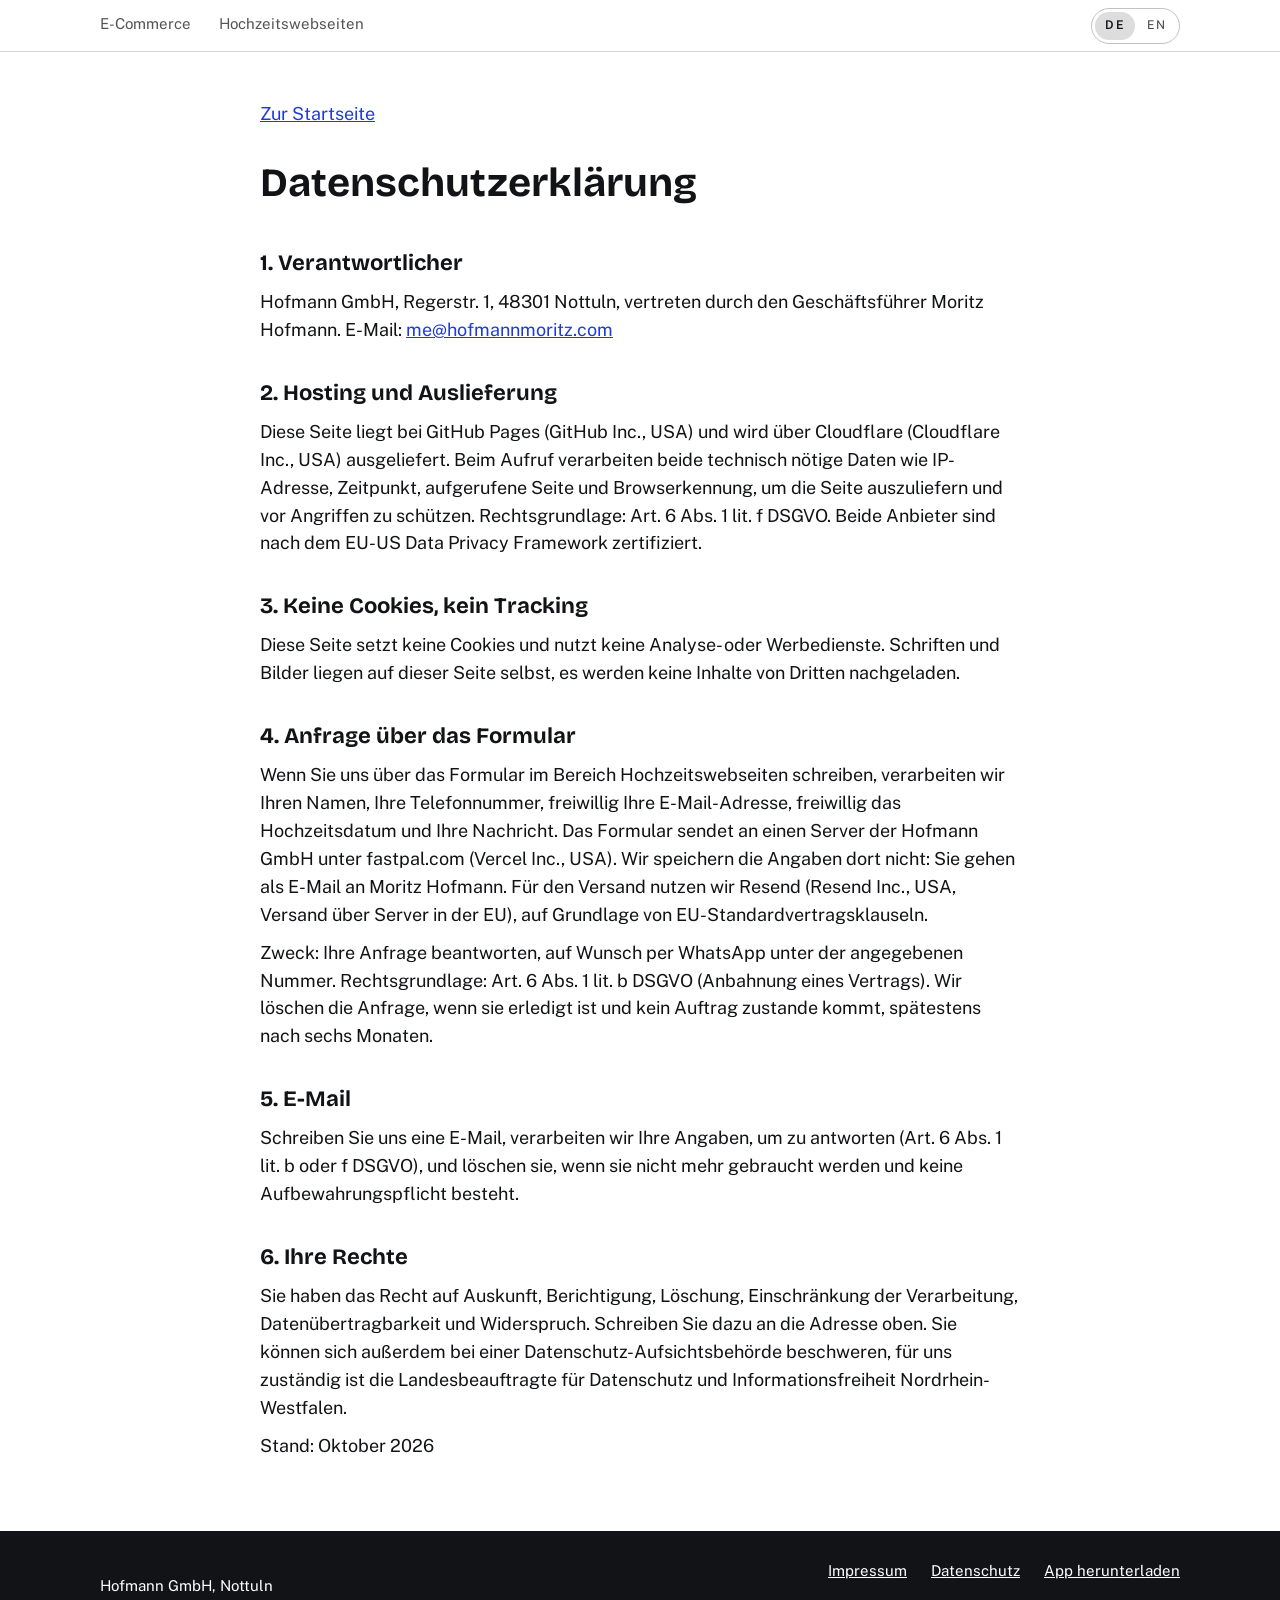
<file: datenschutz.html>
<!DOCTYPE html>
<html lang="de">
<head>
<meta charset="UTF-8">
<meta name="viewport" content="width=device-width, initial-scale=1">
<title>Datenschutzerklärung | Moritz Hofmann</title>
<meta name="description" content="Datenschutzerklärung">
<meta property="og:title" content="Datenschutzerklärung | Moritz Hofmann">
<meta property="og:description" content="Datenschutzerklärung">
<meta property="og:type" content="website">
<meta property="og:locale" content="de_DE">
<meta property="og:image" content="https://hofmannmoritz.com/assets/farmula.jpg">
<link rel="alternate" hreflang="de" href="https://hofmannmoritz.com/datenschutz.html">
<link rel="alternate" hreflang="en" href="https://hofmannmoritz.com/en/privacy.html">
<link rel="icon" href="data:,">
<link rel="stylesheet" href="assets/fonts.css?v=03dbfd0d54">
<link rel="stylesheet" href="assets/tabs.css?v=a459a20849">
<link rel="stylesheet" href="assets/hochzeit.css?v=101f005ae6">
<link rel="stylesheet" href="assets/site.css?v=f6503a898d">
<script defer src="assets/site.js?v=6ec9441c06"></script>
</head>
<body>
<nav class="st-tabs pf-nav" aria-label="Bereiche">
<div class="st-zeile">
<ul><li><a href="./#projekte">E-Commerce</a></li><li><a href="./#hochzeit">Hochzeitswebseiten</a></li></ul>
<div class="st-sprachwahl" role="group" aria-label="Sprache">
<a href="datenschutz.html" hreflang="de" lang="de" aria-current="true">DE</a>
<a href="en/privacy.html" hreflang="en" lang="en">EN</a>
</div>
</div>
</nav>
<div class="pf-root"><main class="pf-wrap pf-recht">
<a class="pf-zurueck-link" href="./">Zur Startseite</a>
<h1>Datenschutzerklärung</h1>

<h2>1. Verantwortlicher</h2>
<p>Hofmann GmbH, Regerstr. 1, 48301 Nottuln, vertreten durch den Geschäftsführer Moritz Hofmann. E-Mail: <a data-mail></a></p>
<h2>2. Hosting und Auslieferung</h2>
<p>Diese Seite liegt bei GitHub Pages (GitHub Inc., USA) und wird über Cloudflare (Cloudflare Inc., USA) ausgeliefert. Beim Aufruf verarbeiten beide technisch nötige Daten wie IP-Adresse, Zeitpunkt, aufgerufene Seite und Browserkennung, um die Seite auszuliefern und vor Angriffen zu schützen. Rechtsgrundlage: Art. 6 Abs. 1 lit. f DSGVO. Beide Anbieter sind nach dem EU-US Data Privacy Framework zertifiziert.</p>
<h2>3. Keine Cookies, kein Tracking</h2>
<p>Diese Seite setzt keine Cookies und nutzt keine Analyse- oder Werbedienste. Schriften und Bilder liegen auf dieser Seite selbst, es werden keine Inhalte von Dritten nachgeladen.</p>
<h2>4. Anfrage über das Formular</h2>
<p>Wenn Sie uns über das Formular im Bereich Hochzeitswebseiten schreiben, verarbeiten wir Ihren Namen, Ihre Telefonnummer, freiwillig Ihre E-Mail-Adresse, freiwillig das Hochzeitsdatum und Ihre Nachricht. Das Formular sendet an einen Server der Hofmann GmbH unter fastpal.com (Vercel Inc., USA). Wir speichern die Angaben dort nicht: Sie gehen als E-Mail an Moritz Hofmann. Für den Versand nutzen wir Resend (Resend Inc., USA, Versand über Server in der EU), auf Grundlage von EU-Standardvertragsklauseln.</p>
<p>Zweck: Ihre Anfrage beantworten, auf Wunsch per WhatsApp unter der angegebenen Nummer. Rechtsgrundlage: Art. 6 Abs. 1 lit. b DSGVO (Anbahnung eines Vertrags). Wir löschen die Anfrage, wenn sie erledigt ist und kein Auftrag zustande kommt, spätestens nach sechs Monaten.</p>
<h2>5. E-Mail</h2>
<p>Schreiben Sie uns eine E-Mail, verarbeiten wir Ihre Angaben, um zu antworten (Art. 6 Abs. 1 lit. b oder f DSGVO), und löschen sie, wenn sie nicht mehr gebraucht werden und keine Aufbewahrungspflicht besteht.</p>
<h2>6. Ihre Rechte</h2>
<p>Sie haben das Recht auf Auskunft, Berichtigung, Löschung, Einschränkung der Verarbeitung, Datenübertragbarkeit und Widerspruch. Schreiben Sie dazu an die Adresse oben. Sie können sich außerdem bei einer Datenschutz-Aufsichtsbehörde beschweren, für uns zuständig ist die Landesbeauftragte für Datenschutz und Informationsfreiheit Nordrhein-Westfalen.</p>
<p>Stand: Oktober 2026</p>
</main></div>
<footer class="pf-footer">
<div class="pf-wrap">
<p>Hofmann GmbH, Nottuln</p>
<nav>
<a href="impressum.html">Impressum</a>
<a href="datenschutz.html">Datenschutz</a>
<a href="https://fastpal.com/download">App herunterladen</a>
</nav>
</div>
</footer>
</body>
</html>
</file>
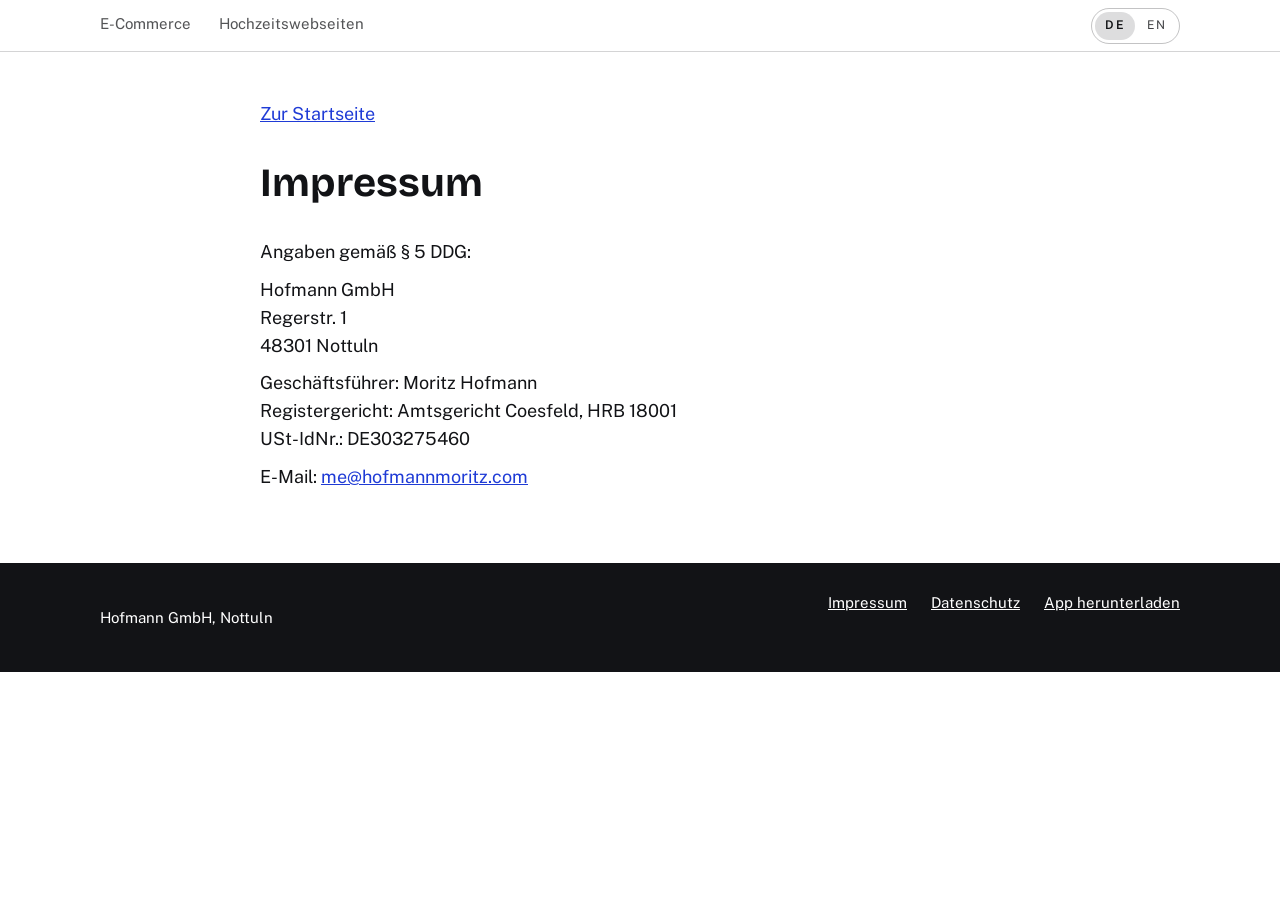
<file: impressum.html>
<!DOCTYPE html>
<html lang="de">
<head>
<meta charset="UTF-8">
<meta name="viewport" content="width=device-width, initial-scale=1">
<title>Impressum | Moritz Hofmann</title>
<meta name="description" content="Impressum">
<meta property="og:title" content="Impressum | Moritz Hofmann">
<meta property="og:description" content="Impressum">
<meta property="og:type" content="website">
<meta property="og:locale" content="de_DE">
<meta property="og:image" content="https://hofmannmoritz.com/assets/farmula.jpg">
<link rel="alternate" hreflang="de" href="https://hofmannmoritz.com/impressum.html">
<link rel="alternate" hreflang="en" href="https://hofmannmoritz.com/en/imprint.html">
<link rel="icon" href="data:,">
<link rel="stylesheet" href="assets/fonts.css?v=03dbfd0d54">
<link rel="stylesheet" href="assets/tabs.css?v=a459a20849">
<link rel="stylesheet" href="assets/hochzeit.css?v=101f005ae6">
<link rel="stylesheet" href="assets/site.css?v=f6503a898d">
<script defer src="assets/site.js?v=6ec9441c06"></script>
</head>
<body>
<nav class="st-tabs pf-nav" aria-label="Bereiche">
<div class="st-zeile">
<ul><li><a href="./#projekte">E-Commerce</a></li><li><a href="./#hochzeit">Hochzeitswebseiten</a></li></ul>
<div class="st-sprachwahl" role="group" aria-label="Sprache">
<a href="impressum.html" hreflang="de" lang="de" aria-current="true">DE</a>
<a href="en/imprint.html" hreflang="en" lang="en">EN</a>
</div>
</div>
</nav>
<div class="pf-root"><main class="pf-wrap pf-recht">
<a class="pf-zurueck-link" href="./">Zur Startseite</a>
<h1>Impressum</h1>

<p>Angaben gemäß § 5 DDG:</p>
<p>Hofmann GmbH<br>Regerstr. 1<br>48301 Nottuln</p>
<p>Geschäftsführer: Moritz Hofmann<br>Registergericht: Amtsgericht Coesfeld, HRB 18001<br>USt-IdNr.: DE303275460</p>
<p>E-Mail: <a data-mail></a></p>
</main></div>
<footer class="pf-footer">
<div class="pf-wrap">
<p>Hofmann GmbH, Nottuln</p>
<nav>
<a href="impressum.html">Impressum</a>
<a href="datenschutz.html">Datenschutz</a>
<a href="https://fastpal.com/download">App herunterladen</a>
</nav>
</div>
</footer>
</body>
</html>
</file>
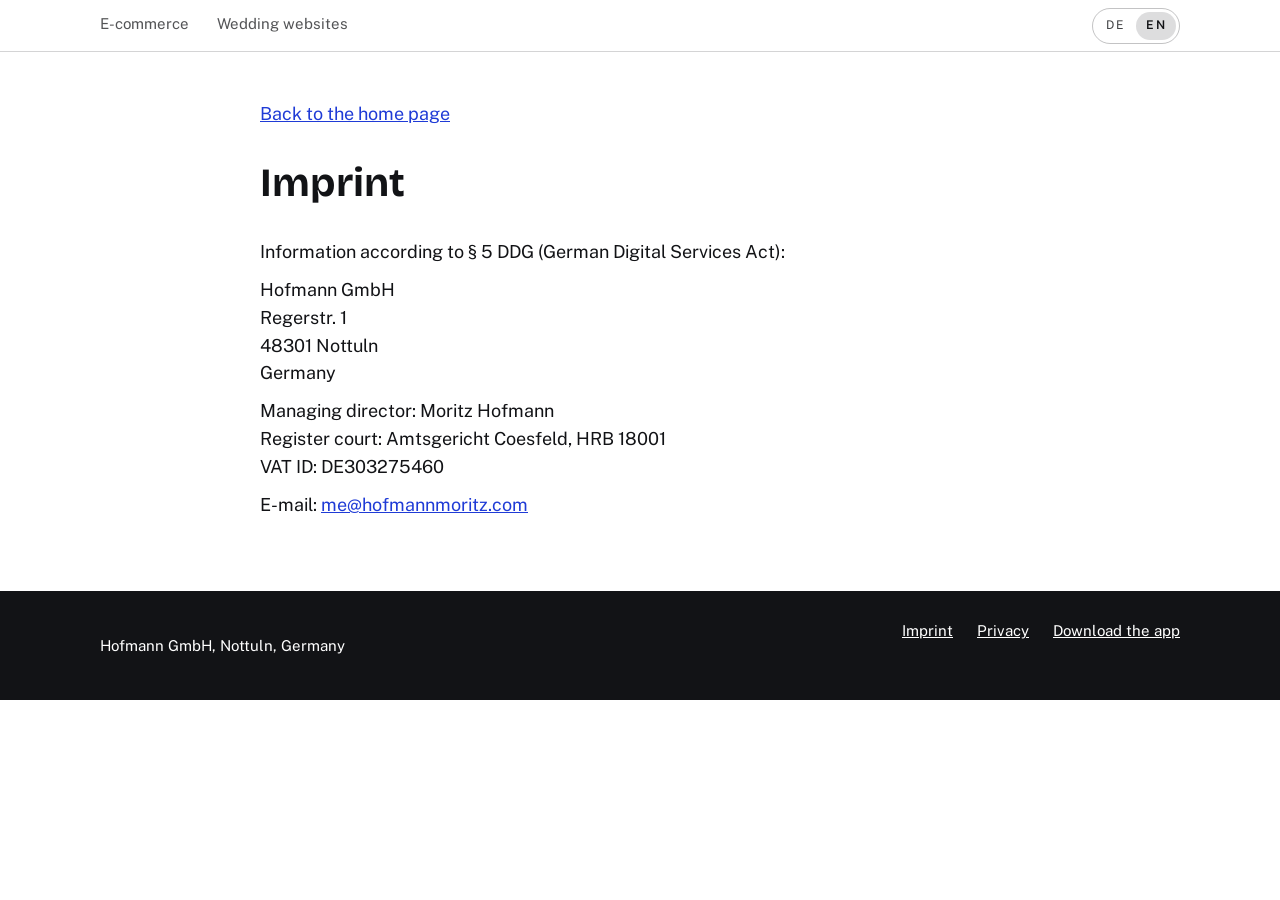
<file: en/imprint.html>
<!DOCTYPE html>
<html lang="en">
<head>
<meta charset="UTF-8">
<meta name="viewport" content="width=device-width, initial-scale=1">
<title>Imprint | Moritz Hofmann</title>
<meta name="description" content="Imprint">
<meta property="og:title" content="Imprint | Moritz Hofmann">
<meta property="og:description" content="Imprint">
<meta property="og:type" content="website">
<meta property="og:locale" content="en_US">
<meta property="og:image" content="https://hofmannmoritz.com/assets/farmula.jpg">
<link rel="alternate" hreflang="de" href="https://hofmannmoritz.com/impressum.html">
<link rel="alternate" hreflang="en" href="https://hofmannmoritz.com/en/imprint.html">
<link rel="icon" href="data:,">
<link rel="stylesheet" href="../assets/fonts.css?v=03dbfd0d54">
<link rel="stylesheet" href="../assets/tabs.css?v=a459a20849">
<link rel="stylesheet" href="../assets/hochzeit.css?v=101f005ae6">
<link rel="stylesheet" href="../assets/site.css?v=f6503a898d">
<script defer src="../assets/site.js?v=6ec9441c06"></script>
</head>
<body>
<nav class="st-tabs pf-nav" aria-label="Sections">
<div class="st-zeile">
<ul><li><a href="./#projekte">E-commerce</a></li><li><a href="./#hochzeit">Wedding websites</a></li></ul>
<div class="st-sprachwahl" role="group" aria-label="Language">
<a href="../impressum.html" hreflang="de" lang="de">DE</a>
<a href="imprint.html" hreflang="en" lang="en" aria-current="true">EN</a>
</div>
</div>
</nav>
<div class="pf-root"><main class="pf-wrap pf-recht">
<a class="pf-zurueck-link" href="./">Back to the home page</a>
<h1>Imprint</h1>

<p>Information according to § 5 DDG (German Digital Services Act):</p>
<p>Hofmann GmbH<br>Regerstr. 1<br>48301 Nottuln<br>Germany</p>
<p>Managing director: Moritz Hofmann<br>Register court: Amtsgericht Coesfeld, HRB 18001<br>VAT ID: DE303275460</p>
<p>E-mail: <a data-mail></a></p>
</main></div>
<footer class="pf-footer">
<div class="pf-wrap">
<p>Hofmann GmbH, Nottuln, Germany</p>
<nav>
<a href="imprint.html">Imprint</a>
<a href="privacy.html">Privacy</a>
<a href="https://fastpal.com/download">Download the app</a>
</nav>
</div>
</footer>
</body>
</html>
</file>
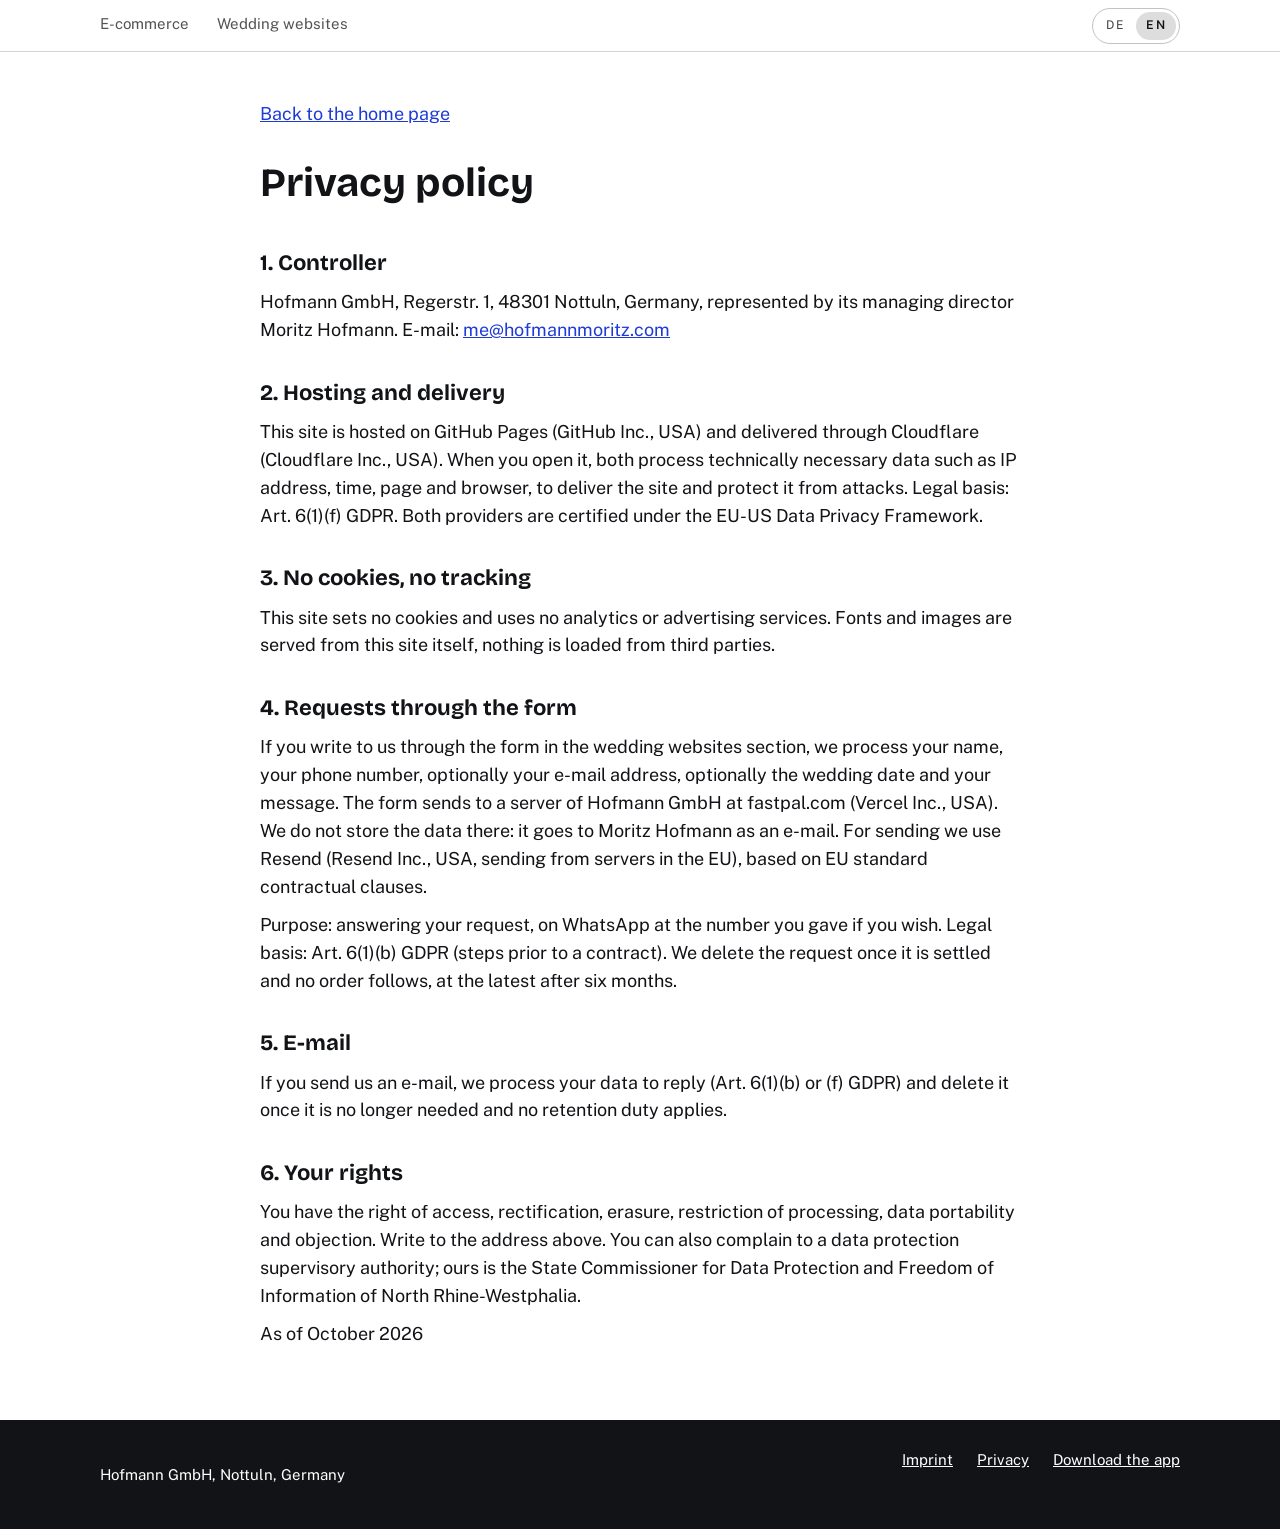
<file: en/privacy.html>
<!DOCTYPE html>
<html lang="en">
<head>
<meta charset="UTF-8">
<meta name="viewport" content="width=device-width, initial-scale=1">
<title>Privacy policy | Moritz Hofmann</title>
<meta name="description" content="Privacy policy">
<meta property="og:title" content="Privacy policy | Moritz Hofmann">
<meta property="og:description" content="Privacy policy">
<meta property="og:type" content="website">
<meta property="og:locale" content="en_US">
<meta property="og:image" content="https://hofmannmoritz.com/assets/farmula.jpg">
<link rel="alternate" hreflang="de" href="https://hofmannmoritz.com/datenschutz.html">
<link rel="alternate" hreflang="en" href="https://hofmannmoritz.com/en/privacy.html">
<link rel="icon" href="data:,">
<link rel="stylesheet" href="../assets/fonts.css?v=03dbfd0d54">
<link rel="stylesheet" href="../assets/tabs.css?v=a459a20849">
<link rel="stylesheet" href="../assets/hochzeit.css?v=101f005ae6">
<link rel="stylesheet" href="../assets/site.css?v=f6503a898d">
<script defer src="../assets/site.js?v=6ec9441c06"></script>
</head>
<body>
<nav class="st-tabs pf-nav" aria-label="Sections">
<div class="st-zeile">
<ul><li><a href="./#projekte">E-commerce</a></li><li><a href="./#hochzeit">Wedding websites</a></li></ul>
<div class="st-sprachwahl" role="group" aria-label="Language">
<a href="../datenschutz.html" hreflang="de" lang="de">DE</a>
<a href="privacy.html" hreflang="en" lang="en" aria-current="true">EN</a>
</div>
</div>
</nav>
<div class="pf-root"><main class="pf-wrap pf-recht">
<a class="pf-zurueck-link" href="./">Back to the home page</a>
<h1>Privacy policy</h1>

<h2>1. Controller</h2>
<p>Hofmann GmbH, Regerstr. 1, 48301 Nottuln, Germany, represented by its managing director Moritz Hofmann. E-mail: <a data-mail></a></p>
<h2>2. Hosting and delivery</h2>
<p>This site is hosted on GitHub Pages (GitHub Inc., USA) and delivered through Cloudflare (Cloudflare Inc., USA). When you open it, both process technically necessary data such as IP address, time, page and browser, to deliver the site and protect it from attacks. Legal basis: Art. 6(1)(f) GDPR. Both providers are certified under the EU-US Data Privacy Framework.</p>
<h2>3. No cookies, no tracking</h2>
<p>This site sets no cookies and uses no analytics or advertising services. Fonts and images are served from this site itself, nothing is loaded from third parties.</p>
<h2>4. Requests through the form</h2>
<p>If you write to us through the form in the wedding websites section, we process your name, your phone number, optionally your e-mail address, optionally the wedding date and your message. The form sends to a server of Hofmann GmbH at fastpal.com (Vercel Inc., USA). We do not store the data there: it goes to Moritz Hofmann as an e-mail. For sending we use Resend (Resend Inc., USA, sending from servers in the EU), based on EU standard contractual clauses.</p>
<p>Purpose: answering your request, on WhatsApp at the number you gave if you wish. Legal basis: Art. 6(1)(b) GDPR (steps prior to a contract). We delete the request once it is settled and no order follows, at the latest after six months.</p>
<h2>5. E-mail</h2>
<p>If you send us an e-mail, we process your data to reply (Art. 6(1)(b) or (f) GDPR) and delete it once it is no longer needed and no retention duty applies.</p>
<h2>6. Your rights</h2>
<p>You have the right of access, rectification, erasure, restriction of processing, data portability and objection. Write to the address above. You can also complain to a data protection supervisory authority; ours is the State Commissioner for Data Protection and Freedom of Information of North Rhine-Westphalia.</p>
<p>As of October 2026</p>
</main></div>
<footer class="pf-footer">
<div class="pf-wrap">
<p>Hofmann GmbH, Nottuln, Germany</p>
<nav>
<a href="imprint.html">Imprint</a>
<a href="privacy.html">Privacy</a>
<a href="https://fastpal.com/download">Download the app</a>
</nav>
</div>
</footer>
</body>
</html>
</file>
<file: assets/fonts.css>
/* Selbst gehostet (keine Anfrage an Google), latin, von fonts.googleapis.com am 2026-10-24. */
@font-face {
  font-family: 'Bricolage Grotesque';
  font-style: normal;
  font-weight: 500;
  font-stretch: 100%;
  font-display: swap;
  src: url(fonts/bricolage-grotesque-500.woff2) format('woff2');
  unicode-range: U+0000-00FF, U+0131, U+0152-0153, U+02BB-02BC, U+02C6, U+02DA, U+02DC, U+0304, U+0308, U+0329, U+2000-206F, U+20AC, U+2122, U+2191, U+2193, U+2212, U+2215, U+FEFF, U+FFFD;
}
@font-face {
  font-family: 'Bricolage Grotesque';
  font-style: normal;
  font-weight: 700;
  font-stretch: 100%;
  font-display: swap;
  src: url(fonts/bricolage-grotesque-700.woff2) format('woff2');
  unicode-range: U+0000-00FF, U+0131, U+0152-0153, U+02BB-02BC, U+02C6, U+02DA, U+02DC, U+0304, U+0308, U+0329, U+2000-206F, U+20AC, U+2122, U+2191, U+2193, U+2212, U+2215, U+FEFF, U+FFFD;
}
@font-face {
  font-family: 'Cormorant Garamond';
  font-style: normal;
  font-weight: 500;
  font-display: swap;
  src: url(fonts/cormorant-garamond-500.woff2) format('woff2');
  unicode-range: U+0000-00FF, U+0131, U+0152-0153, U+02BB-02BC, U+02C6, U+02DA, U+02DC, U+0304, U+0308, U+0329, U+2000-206F, U+20AC, U+2122, U+2191, U+2193, U+2212, U+2215, U+FEFF, U+FFFD;
}
@font-face {
  font-family: 'Cormorant Garamond';
  font-style: normal;
  font-weight: 600;
  font-display: swap;
  src: url(fonts/cormorant-garamond-600.woff2) format('woff2');
  unicode-range: U+0000-00FF, U+0131, U+0152-0153, U+02BB-02BC, U+02C6, U+02DA, U+02DC, U+0304, U+0308, U+0329, U+2000-206F, U+20AC, U+2122, U+2191, U+2193, U+2212, U+2215, U+FEFF, U+FFFD;
}
@font-face {
  font-family: 'Jost';
  font-style: normal;
  font-weight: 300;
  font-display: swap;
  src: url(fonts/jost-300.woff2) format('woff2');
  unicode-range: U+0000-00FF, U+0131, U+0152-0153, U+02BB-02BC, U+02C6, U+02DA, U+02DC, U+0304, U+0308, U+0329, U+2000-206F, U+20AC, U+2122, U+2191, U+2193, U+2212, U+2215, U+FEFF, U+FFFD;
}
@font-face {
  font-family: 'Jost';
  font-style: normal;
  font-weight: 400;
  font-display: swap;
  src: url(fonts/jost-400.woff2) format('woff2');
  unicode-range: U+0000-00FF, U+0131, U+0152-0153, U+02BB-02BC, U+02C6, U+02DA, U+02DC, U+0304, U+0308, U+0329, U+2000-206F, U+20AC, U+2122, U+2191, U+2193, U+2212, U+2215, U+FEFF, U+FFFD;
}
@font-face {
  font-family: 'Jost';
  font-style: normal;
  font-weight: 500;
  font-display: swap;
  src: url(fonts/jost-500.woff2) format('woff2');
  unicode-range: U+0000-00FF, U+0131, U+0152-0153, U+02BB-02BC, U+02C6, U+02DA, U+02DC, U+0304, U+0308, U+0329, U+2000-206F, U+20AC, U+2122, U+2191, U+2193, U+2212, U+2215, U+FEFF, U+FFFD;
}
@font-face {
  font-family: 'Public Sans';
  font-style: normal;
  font-weight: 400;
  font-display: swap;
  src: url(fonts/public-sans-400.woff2) format('woff2');
  unicode-range: U+0000-00FF, U+0131, U+0152-0153, U+02BB-02BC, U+02C6, U+02DA, U+02DC, U+0304, U+0308, U+0329, U+2000-206F, U+20AC, U+2122, U+2191, U+2193, U+2212, U+2215, U+FEFF, U+FFFD;
}
@font-face {
  font-family: 'Public Sans';
  font-style: normal;
  font-weight: 600;
  font-display: swap;
  src: url(fonts/public-sans-600.woff2) format('woff2');
  unicode-range: U+0000-00FF, U+0131, U+0152-0153, U+02BB-02BC, U+02C6, U+02DA, U+02DC, U+0304, U+0308, U+0329, U+2000-206F, U+20AC, U+2122, U+2191, U+2193, U+2212, U+2215, U+FEFF, U+FFFD;
}
</file>
<file: assets/tabs.css>
/* Navigation oben, wie die Reiterleiste von fastpal.com (app/_seiten/seiten-tabs.css). */
.st-tabs {
  border-bottom: 1px solid color-mix(in srgb, currentColor 18%, transparent);
}

.st-zeile {
  margin: 0 auto;
  padding: 0 24px;
  /* Breite wie der Inhalt der jeweiligen Seite, damit die Reiter buendig stehen. */
  max-width: var(--st-breite, 1160px);
  display: flex;
  align-items: center;
  gap: 16px;
}

.st-tabs ul {
  list-style: none;
  margin: 0;
  padding: 0;
  flex: 1 1 auto;
  min-width: 0;
  display: flex;
  gap: 28px;
  overflow-x: auto;
  scrollbar-width: none;
}

.st-tabs ul::-webkit-scrollbar {
  display: none;
}

.st-tabs li {
  flex: none;
}

/* nav.st-tabs: eine Stufe spezifischer als die Linkfarben der Seiten (.os-root a). */
nav.st-tabs a {
  display: inline-flex;
  align-items: center;
  min-height: 48px;
  border-bottom: 3px solid transparent;
  color: inherit;
  opacity: 0.72;
  font-size: 15px;
  font-weight: 500;
  text-decoration: none;
  white-space: nowrap;
}

nav.st-tabs a:hover {
  opacity: 1;
}

nav.st-tabs a[aria-current="page"] {
  border-bottom-color: currentColor;
  opacity: 1;
  font-weight: 600;
}

nav.st-tabs a:focus-visible {
  outline: 2px solid currentColor;
  outline-offset: 2px;
}

/* DE | EN, wie auf victoria-patrick.de eine kleine Pille; die aktive Sprache gefuellt. */
.st-sprachwahl {
  flex: none;
  display: flex;
  gap: 2px;
  padding: 3px;
  border: 1px solid color-mix(in srgb, currentColor 25%, transparent);
  border-radius: 999px;
}

nav.st-tabs .st-sprachwahl a {
  min-height: 28px;
  padding: 0 10px;
  border: 0;
  border-radius: 999px;
  font-size: 12px;
  letter-spacing: 0.12em;
  opacity: 0.8;
}

nav.st-tabs .st-sprachwahl a[aria-current="true"] {
  opacity: 1;
  font-weight: 600;
  background: color-mix(in srgb, currentColor 14%, transparent);
}

@media (max-width: 560px) {
  .st-zeile {
    gap: 10px;
    padding: 0 16px;
  }
  .st-tabs ul {
    gap: 20px;
  }

  nav.st-tabs a {
    font-size: 14px;
  }
}
</file>
<file: assets/hochzeit.css>
/*
 * Startseite fuer Hochzeitsseiten (app/hochzeit/page.tsx). Mit
 * app/claude/landing.css eine der zwei CSS-Dateien der Web-App: Startseiten
 * brauchen Umbrueche fuer das Handy. Farben kommen als --hz-* aus
 * hochzeit-theme.ts, hier steht kein Hex.
 */
.hz-root {
  --st-breite: 1080px;
  min-height: 100dvh;
  background: var(--hz-ground);
  color: var(--hz-ink);
  font-family: var(--hz-font-body), system-ui, sans-serif;
  font-weight: 300;
  font-size: 18px;
  line-height: 1.6;
}
.hz-root h1,
.hz-root h2,
.hz-root h3 {
  font-family: var(--hz-font-display), Georgia, serif;
  font-weight: 500;
  margin: 0;
}
.hz-root p {
  margin: 0;
}
.hz-wrap {
  max-width: 1080px;
  margin: 0 auto;
  padding: 0 24px;
}

.hz-header {
  border-bottom: 1px solid var(--hz-line);
}
.hz-header .hz-wrap {
  height: 72px;
  display: flex;
  align-items: center;
  justify-content: space-between;
  gap: 16px;
}
.hz-marke {
  font-family: var(--hz-font-display), Georgia, serif;
  font-size: 26px;
  font-weight: 600;
}

.hz-btn {
  display: inline-block;
  text-decoration: none;
  background: var(--hz-ink);
  color: var(--hz-on-ink);
  font-weight: 400;
  font-size: 15px;
  letter-spacing: 0.12em;
  text-transform: uppercase;
  padding: 16px 28px;
}
.hz-btn:hover {
  background: var(--hz-body);
}
.hz-btn-linie {
  display: inline-block;
  text-decoration: none;
  white-space: nowrap;
  color: var(--hz-ink);
  border: 1px solid var(--hz-gold);
  font-size: 13px;
  letter-spacing: 0.12em;
  text-transform: uppercase;
  padding: 10px 18px;
}
.hz-btn-linie:hover {
  background: var(--hz-paper);
}
.hz-link {
  color: var(--hz-ink);
  text-underline-offset: 5px;
  text-decoration-color: var(--hz-gold);
}
.hz-oben {
  font-size: 13px;
  letter-spacing: 0.22em;
  text-transform: uppercase;
  color: var(--hz-muted);
}

.hz-hero {
  display: grid;
  grid-template-columns: 1fr 340px;
  gap: 56px;
  align-items: center;
  padding-top: 72px;
  padding-bottom: 80px;
}
.hz-hero-text {
  display: flex;
  flex-direction: column;
  gap: 22px;
}
.hz-hero h1 {
  font-size: clamp(44px, 6vw, 72px);
  line-height: 1.02;
}
.hz-lead {
  font-size: 20px;
  color: var(--hz-body);
  max-width: 560px;
}
.hz-cta {
  display: flex;
  flex-wrap: wrap;
  align-items: center;
  gap: 16px 28px;
  margin-top: 6px;
}
.hz-preis-kurz {
  font-size: 15px;
  color: var(--hz-muted);
}
.hz-hero-bild img,
.hz-handys img {
  display: block;
  width: 100%;
  height: auto;
  border-radius: 28px;
  border: 6px solid var(--hz-ink);
}

.hz-band {
  background: var(--hz-band);
  padding: 80px 0;
}
.hz-band h2,
.hz-abschnitt h2 {
  font-size: clamp(34px, 4vw, 46px);
  line-height: 1.1;
}
.hz-unter {
  margin-top: 10px;
  color: var(--hz-muted);
  font-size: 16px;
}
.hz-unter a {
  color: inherit;
}
.hz-handys {
  display: grid;
  grid-template-columns: repeat(3, 1fr);
  gap: 32px;
  margin-top: 40px;
}
.hz-handys figure {
  margin: 0;
}
.hz-handys figcaption {
  margin-top: 14px;
  text-align: center;
  font-size: 16px;
  color: var(--hz-body);
}

.hz-abschnitt {
  padding-top: 88px;
}
.hz-liste {
  list-style: none;
  padding: 0;
  margin: 32px 0 0;
  display: grid;
  grid-template-columns: repeat(2, 1fr);
  gap: 0 40px;
}
.hz-liste li {
  padding: 14px 0 14px 28px;
  border-bottom: 1px solid var(--hz-line);
  position: relative;
}
.hz-liste li::before {
  content: "";
  position: absolute;
  left: 4px;
  top: 25px;
  width: 8px;
  height: 8px;
  border-radius: 50%;
  background: var(--hz-gold);
}

.hz-schritte {
  list-style: none;
  padding: 0;
  margin: 32px 0 0;
  display: grid;
  grid-template-columns: repeat(3, 1fr);
  gap: 32px;
}
.hz-schritte li {
  border-top: 1px solid var(--hz-gold);
  padding-top: 18px;
}
.hz-nr {
  font-family: var(--hz-font-display), Georgia, serif;
  font-size: 40px;
  color: var(--hz-gold);
  line-height: 1;
}
.hz-schritte h3 {
  font-size: 28px;
  margin: 10px 0 8px;
}
.hz-schritte p {
  color: var(--hz-body);
}

.hz-preis {
  background: var(--hz-paper);
  border: 1px solid var(--hz-line);
  padding: 48px 32px;
  text-align: center;
  display: flex;
  flex-direction: column;
  align-items: center;
  gap: 16px;
}
.hz-betrag {
  font-family: var(--hz-font-display), Georgia, serif;
  font-size: 72px;
  line-height: 1;
}
.hz-preis p:not(.hz-oben):not(.hz-betrag) {
  max-width: 520px;
  color: var(--hz-body);
}

.hz-faq {
  margin-top: 28px;
  border-top: 1px solid var(--hz-line);
}
.hz-faq details {
  border-bottom: 1px solid var(--hz-line);
  padding: 18px 0;
}
.hz-faq summary {
  cursor: pointer;
  font-weight: 400;
  font-size: 19px;
}
.hz-faq details p {
  margin-top: 10px;
  color: var(--hz-body);
  max-width: 760px;
}

.hz-ich {
  text-align: center;
  display: flex;
  flex-direction: column;
  align-items: center;
  gap: 20px;
  padding-bottom: 96px;
}
.hz-ich p {
  max-width: 600px;
  color: var(--hz-body);
}

.hz-form {
  width: 100%;
  max-width: 720px;
  display: grid;
  grid-template-columns: 1fr 1fr;
  gap: 18px 20px;
  text-align: left;
  margin-top: 8px;
}
.hz-form label {
  display: flex;
  flex-direction: column;
  gap: 6px;
  font-size: 13px;
  letter-spacing: 0.12em;
  text-transform: uppercase;
  color: var(--hz-muted);
}
.hz-form input,
.hz-form textarea {
  font: inherit;
  font-size: 17px;
  letter-spacing: normal;
  text-transform: none;
  color: var(--hz-ink);
  background: var(--hz-paper);
  border: 1px solid var(--hz-line);
  padding: 12px 14px;
  border-radius: 0;
}
.hz-form input:focus,
.hz-form textarea:focus {
  outline: 2px solid var(--hz-gold);
  outline-offset: 1px;
}
.hz-form-breit {
  grid-column: 1 / -1;
}
.hz-form-ende {
  display: flex;
  flex-direction: column;
  align-items: center;
  gap: 12px;
}
.hz-form button {
  border: 0;
  cursor: pointer;
  font-family: inherit;
}
.hz-form button:disabled {
  opacity: 0.6;
  cursor: default;
}
.hz-form-hinweis,
.hz-mail {
  font-size: 14px;
  color: var(--hz-muted);
}
.hz-form-hinweis a,
.hz-mail a,
.hz-form-fehler a {
  color: inherit;
}
.hz-mail {
  font-size: 16px;
}
.hz-form-fehler {
  color: var(--hz-ink);
  background: var(--hz-band);
  padding: 10px 14px;
}
/* Fuer Menschen unsichtbar, fuer Bots ein normales Feld. */
.hz-form-falle {
  position: absolute;
  left: -10000px;
  width: 1px;
  height: 1px;
  overflow: hidden;
}
.hz-form-danke {
  display: flex;
  flex-direction: column;
  align-items: center;
  gap: 8px;
  padding: 24px 0;
}

.hz-footer {
  border-top: 1px solid var(--hz-line);
  padding: 28px 0 36px;
  font-size: 14px;
  color: var(--hz-muted);
}
.hz-footer .hz-wrap {
  display: flex;
  flex-wrap: wrap;
  justify-content: space-between;
  gap: 12px 24px;
}
.hz-footer nav {
  display: flex;
  flex-wrap: wrap;
  gap: 8px 20px;
}
.hz-footer a {
  color: inherit;
}

@media (max-width: 860px) {
  .hz-hero {
    grid-template-columns: 1fr;
    gap: 40px;
    padding-top: 48px;
    padding-bottom: 56px;
  }
  .hz-hero-bild {
    width: 70%;
    max-width: 300px;
    margin: 0 auto;
  }
  .hz-handys {
    grid-template-columns: 1fr;
    max-width: 300px;
    margin-left: auto;
    margin-right: auto;
  }
  .hz-liste,
  .hz-schritte {
    grid-template-columns: 1fr;
  }
  .hz-abschnitt {
    padding-top: 64px;
  }
  .hz-preis {
    padding: 36px 20px;
  }
  .hz-form {
    grid-template-columns: 1fr;
  }
}
@media (max-width: 420px) {
  .hz-header .hz-wrap {
    padding: 0 16px;
  }
  .hz-wrap {
    padding: 0 16px;
  }
  .hz-btn {
    width: 100%;
    text-align: center;
  }
}
</file>
<file: assets/site.css>
/* hofmannmoritz.com: the portfolio part, the footer and the legal pages. The wedding
   section brings its own styles (hochzeit.css, unchanged from fastpal.com/hochzeit).
   Colors and fonts of the former E-Commerce page on fastpal.com. */
:root {
  --pf-ground: #ffffff;
  --pf-ink: #121316;
  --pf-body: #3a3d45;
  --pf-muted: #5b5f69;
  --pf-line: #dadce2;
  --pf-accent: #1f3bd6;
  --pf-accent-hover: #152a9e;
  --pf-grey: #f3f4f6;
  --pf-on-ink: #ffffff;
  --pf-display: "Bricolage Grotesque", system-ui, sans-serif;
  --pf-text: "Public Sans", system-ui, sans-serif;
  /* hochzeit.css reads these two; on fastpal.com next/font set them. */
  --hz-font-display: "Cormorant Garamond";
  --hz-font-body: "Jost";
}

html {
  scroll-behavior: smooth;
}
body {
  margin: 0;
  background: var(--pf-ground);
  color: var(--pf-ink);
  font-family: var(--pf-text);
  font-size: 18px;
  line-height: 1.55;
}
.pf-root h1,
.pf-root h2,
.pf-root h3 {
  font-family: var(--pf-display);
  font-weight: 700;
  margin: 0;
}
.pf-root p {
  margin: 0;
}
.pf-root a {
  color: var(--pf-accent);
}
.pf-root a:hover {
  color: var(--pf-accent-hover);
}
.pf-wrap {
  max-width: 1080px;
  margin: 0 auto;
  padding: 0 24px;
}

/* Navigation: the two sections as anchors, sticky so both stay one tap away. */
.pf-nav {
  position: sticky;
  top: 0;
  z-index: 10;
  background: var(--pf-ground);
  --st-breite: 1080px;
}
#projekte,
#hochzeit {
  scroll-margin-top: 52px;
}

.pf-hero {
  display: flex;
  flex-wrap: wrap;
  gap: 32px;
  align-items: center;
  padding-top: 56px;
  padding-bottom: 40px;
}
.pf-foto {
  width: 132px;
  height: 132px;
  border-radius: 50%;
  object-fit: cover;
  flex: none;
}
.pf-hero-text {
  flex: 1 1 420px;
  min-width: 0;
}
.pf-hero h1 {
  font-size: clamp(36px, 5.5vw, 54px);
  line-height: 1.04;
  letter-spacing: -0.02em;
}
.pf-lead {
  margin-top: 16px !important;
  color: var(--pf-body);
  max-width: 640px;
}
.pf-kontakt {
  margin-top: 20px !important;
  display: flex;
  flex-wrap: wrap;
  gap: 8px 24px;
  font-weight: 600;
}

/* Projects: tabs on top, the screenshot in a browser frame, the info below.
   Without the script all projects show one below the other. */
.pf-projekte {
  padding-top: 24px;
  padding-bottom: 72px;
}
.pf-kopf {
  display: flex;
  flex-wrap: wrap;
  align-items: center;
  justify-content: space-between;
  gap: 16px 24px;
  margin-bottom: 28px;
}
.pf-kopf h2 {
  font-size: clamp(28px, 4vw, 38px);
}
.pf-reiter {
  display: flex;
  gap: 4px;
  padding: 4px;
  border-radius: 999px;
  background: var(--pf-grey);
  max-width: 100%;
  overflow-x: auto;
  scrollbar-width: none;
}
.pf-reiter::-webkit-scrollbar {
  display: none;
}
.pf-reiter button {
  flex: none;
  min-height: 44px;
  padding: 0 18px;
  border: 0;
  border-radius: 999px;
  background: transparent;
  color: var(--pf-body);
  font: inherit;
  font-size: 15px;
  font-weight: 600;
  cursor: pointer;
}
.pf-reiter button:hover {
  color: var(--pf-ink);
}
.pf-reiter button[aria-selected="true"] {
  background: var(--pf-ink);
  color: var(--pf-on-ink);
}
.pf-reiter button:focus-visible {
  outline: 2px solid var(--pf-accent);
  outline-offset: 2px;
}
.pf-projekt + .pf-projekt {
  margin-top: 56px;
}
.pf-projekt[hidden] {
  display: none;
}
.pf-js .pf-projekt + .pf-projekt {
  margin-top: 0;
}
.pf-browser {
  border: 1px solid var(--pf-line);
  border-radius: 16px;
  overflow: hidden;
  box-shadow: 0 16px 40px rgba(18, 19, 22, 0.08);
  display: grid;
  grid-template-columns: auto minmax(0, 1fr);
  background: var(--pf-grey);
}
.pf-leiste {
  display: flex;
  align-items: center;
  gap: 7px;
  padding: 0 14px 0 16px;
  height: 44px;
}
.pf-leiste span {
  width: 11px;
  height: 11px;
  border-radius: 50%;
  background: var(--pf-line);
}
.pf-root .pf-adresse {
  align-self: center;
  margin-right: 16px;
  padding: 3px 12px;
  border-radius: 8px;
  background: var(--pf-ground);
  color: var(--pf-muted);
  font-size: 14px;
  white-space: nowrap;
  overflow: hidden;
  text-overflow: ellipsis;
}
.pf-browser img {
  grid-column: 1 / -1;
  width: 100%;
  height: auto;
  aspect-ratio: 2 / 1;
  object-fit: cover;
  object-position: top;
  display: block;
  border-top: 1px solid var(--pf-line);
  background: var(--pf-ground);
}
.pf-info {
  display: grid;
  grid-template-columns: minmax(0, 1fr) minmax(0, 2fr);
  gap: 40px;
  margin-top: 28px;
}
.pf-info h3 {
  font-size: 30px;
}
.pf-art {
  margin-top: 8px !important;
  color: var(--pf-muted);
  font-size: 17px;
}
.pf-links {
  margin-top: 14px !important;
  display: flex;
  flex-wrap: wrap;
  gap: 8px 20px;
  font-weight: 600;
}
.pf-label {
  font-size: 14px;
  font-weight: 600;
  letter-spacing: 0.08em;
  text-transform: uppercase;
  color: var(--pf-muted);
  margin-bottom: 10px !important;
}
.pf-gemacht ul {
  margin: 0;
  padding-left: 20px;
  display: grid;
  grid-template-columns: repeat(2, minmax(0, 1fr));
  column-gap: 36px;
  row-gap: 8px;
  color: var(--pf-body);
}

/* Footer and legal pages */
.pf-footer {
  background: var(--pf-ink);
  color: var(--pf-on-ink);
  font-size: 15px;
}
.pf-footer .pf-wrap {
  display: flex;
  flex-wrap: wrap;
  gap: 12px 28px;
  justify-content: space-between;
  padding-top: 28px;
  padding-bottom: 28px;
}
.pf-footer nav {
  display: flex;
  flex-wrap: wrap;
  gap: 8px 24px;
}
.pf-footer a {
  color: var(--pf-on-ink);
}
.pf-recht {
  padding-top: 48px;
  padding-bottom: 72px;
  max-width: 760px;
}
.pf-recht h1 {
  font-size: 40px;
  margin-bottom: 24px;
}
.pf-recht h2 {
  font-size: 22px;
  margin: 32px 0 8px;
}
.pf-recht p + p {
  margin-top: 10px;
}
.pf-zurueck-link {
  display: inline-block;
  margin-bottom: 24px;
}

@media (max-width: 760px) {
  .pf-info,
  .pf-gemacht ul {
    grid-template-columns: minmax(0, 1fr);
  }
  .pf-info {
    gap: 20px;
  }
  .pf-hero {
    padding-top: 36px;
    gap: 20px;
  }
  .pf-foto {
    width: 96px;
    height: 96px;
  }
}
@media (prefers-reduced-motion: reduce) {
  html {
    scroll-behavior: auto;
  }
}

/* On fastpal.com the wedding page had its own header above the hero; here the
   portfolio ends right before it. */
#hochzeit .hz-hero {
  padding-top: 64px;
}

/* Phones: the four tabs as a 2 x 2 grid, so none is cut off at the edge. */
@media (max-width: 560px) {
  .pf-reiter {
    width: 100%;
    display: grid;
    grid-template-columns: repeat(2, minmax(0, 1fr));
    border-radius: 18px;
  }
  .pf-reiter button {
    border-radius: 14px;
    padding: 0 10px;
  }
}
</file>
